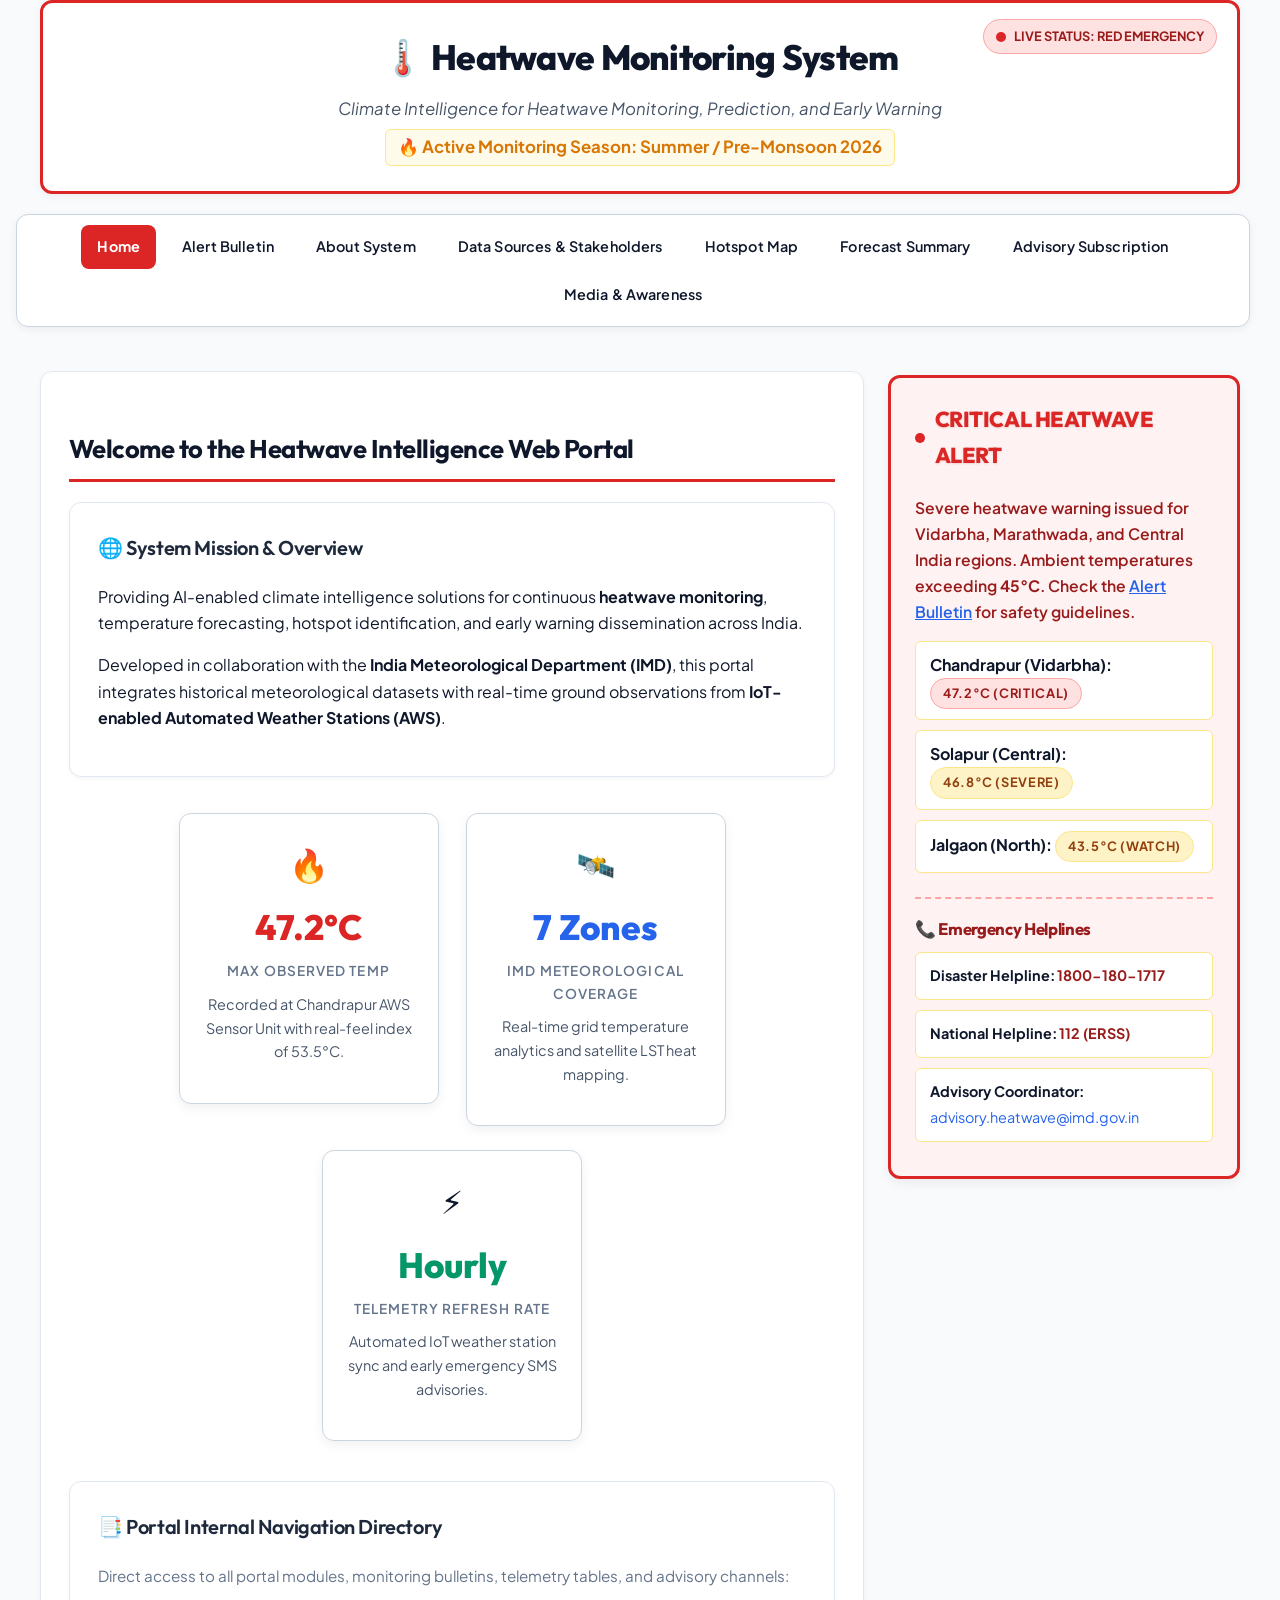
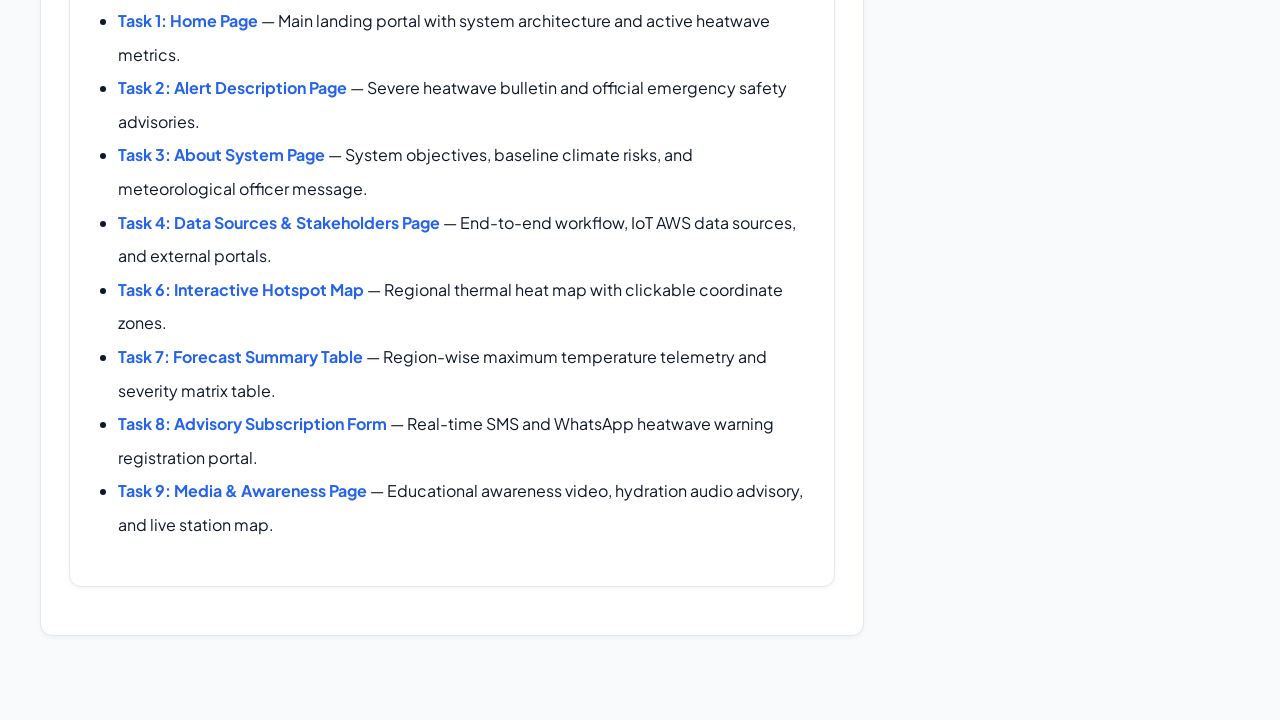
<file: html/index.html>
<!DOCTYPE html>
<html lang="en">

<head>
    <meta charset="UTF-8">
    <meta name="viewport" content="width=device-width, initial-scale=1.0">
    <title>Home - Heatwave Monitoring System</title>
    <link rel="stylesheet" href="../css/style.css">
    <link rel="stylesheet" href="../css/nav.css">
    <link rel="stylesheet" href="../css/layout.css">
    
    <style>
        #main-nav ul {
            list-style-type: none;
            padding: 0;
            margin: 0;
        }
        #main-nav ul li {
            display: inline-block;
            margin: 0 3px;
        }
        #main-nav ul li a {
            color: #0f172a;
            text-decoration: none;
            padding: 10px 16px;
            font-weight: 600;
            border-radius: 8px;
            transition: background-color 0.2s ease, color 0.2s ease;
        }
        #main-nav ul li a:hover {
            background-color: #f1f5f9;
            color: #dc2626;
            text-decoration: none;
        }
        #main-nav ul li a.active {
            background-color: #dc2626;
            color: #ffffff;
        }
    </style>
</head>

<body id="home-body" class="portal-body">

    <header id="main-header" class="header-section" style="background-color: #ffffff; padding: 25px; border: 3px solid #dc2626; border-radius: 12px; margin-bottom: 20px; box-shadow: 0 2px 10px rgba(0, 0, 0, 0.05); text-align: center; position: relative;">
        <div style="position: absolute; top: 16px; right: 20px; display: flex; align-items: center; gap: 8px; background-color: #fee2e2; border: 1px solid #fca5a5; padding: 6px 12px; border-radius: 20px; font-size: 0.8rem; font-weight: 700; color: #991b1b;">
            <span class="pulse-dot"></span> LIVE STATUS: RED EMERGENCY
        </div>
        <h1 id="system-title" class="title-heading" style="color: #0f172a; text-align: center; margin: 0 0 10px 0; font-size: 2.2rem; font-family: 'Outfit', sans-serif;"
            title="Climate Intelligence for Heatwave Monitoring, Prediction, and Early Warning">
            🌡️ Heatwave Monitoring System
        </h1>
        <p id="season-tagline" class="tagline" style="color: #475569; text-align: center; margin: 0; font-size: 1.05rem; line-height: 1.6;">
            <i>Climate Intelligence for Heatwave Monitoring, Prediction, and Early Warning</i><br>
            <span style="display: inline-block; margin-top: 6px; color: #d97706; font-weight: 700; background-color: #fffbeb; padding: 4px 12px; border-radius: 6px; border: 1px solid #fde68a;">
                🔥 Active Monitoring Season: Summer / Pre-Monsoon 2026
            </span>
        </p>
    </header>

    <nav id="main-nav" class="nav-bar">
        <ul>
            <li><a href="index.html" id="nav-home" class="active">Home</a></li>
            <li><a href="alert-details.html" id="nav-alert">Alert Bulletin</a></li>
            <li><a href="about-system.html" id="nav-about">About System</a></li>
            <li><a href="sources.html" id="nav-sources">Data Sources & Stakeholders</a></li>
            <li><a href="hotspot-map.html" id="nav-map">Hotspot Map</a></li>
            <li><a href="forecast.html" id="nav-forecast">Forecast Summary</a></li>
            <li><a href="subscribe.html" id="nav-subscribe">Advisory Subscription</a></li>
            <li><a href="media.html" id="nav-media">Media & Awareness</a></li>
        </ul>
    </nav>

    <main id="main-content">
        <section id="intro-section" class="content-section">
            <h2>Welcome to the Heatwave Intelligence Web Portal</h2>
            <article id="mission-article" class="card">
                <h3>🌐 System Mission &amp; Overview</h3>
                <p>
                    Providing AI-enabled climate intelligence solutions for continuous <strong>heatwave
                        monitoring</strong>,
                    temperature forecasting, hotspot identification, and early warning dissemination across India.
                </p>
                <p>
                    Developed in collaboration with the
                    <strong>India Meteorological Department (IMD)</strong>, this portal integrates historical
                    meteorological datasets with real-time ground observations from
                    <strong>IoT-enabled Automated Weather Stations (AWS)</strong>.
                </p>
            </article>

            <div style="text-align: center; margin-top: 24px;">
                <div class="product-card">
                    <div style="font-size: 2rem; margin-bottom: 8px;">🔥</div>
                    <div class="stat-number" style="color: #dc2626;">47.2°C</div>
                    <div class="stat-label">Max Observed Temp</div>
                    <p style="font-size: 0.9rem; color: #475569; margin-top: 10px;">Recorded at Chandrapur AWS Sensor Unit with real-feel index of 53.5°C.</p>
                </div>
                <div class="product-card">
                    <div style="font-size: 2rem; margin-bottom: 8px;">🛰️</div>
                    <div class="stat-number" style="color: #2563eb;">7 Zones</div>
                    <div class="stat-label">IMD Meteorological Coverage</div>
                    <p style="font-size: 0.9rem; color: #475569; margin-top: 10px;">Real-time grid temperature analytics and satellite LST heat mapping.</p>
                </div>
                <div class="product-card">
                    <div style="font-size: 2rem; margin-bottom: 8px;">⚡</div>
                    <div class="stat-number" style="color: #059669;">Hourly</div>
                    <div class="stat-label">Telemetry Refresh Rate</div>
                    <p style="font-size: 0.9rem; color: #475569; margin-top: 10px;">Automated IoT weather station sync and early emergency SMS advisories.</p>
                </div>
            </div>

            <!-- Portal Internal Navigation Directory integrated from navigation.html -->
            <article class="card" style="margin-top: 28px;">
                <h3>📑 Portal Internal Navigation Directory</h3>
                <p style="color: #64748b; font-size: 0.95rem; margin-bottom: 16px;">
                    Direct access to all portal modules, monitoring bulletins, telemetry tables, and advisory channels:
                </p>
                <ul style="line-height: 2.1; padding-left: 20px;">
                    <li><a href="index.html"><strong>Task 1: Home Page</strong></a> — Main landing portal with system architecture and active heatwave metrics.</li>
                    <li><a href="alert-details.html"><strong>Task 2: Alert Description Page</strong></a> — Severe heatwave bulletin and official emergency safety advisories.</li>
                    <li><a href="about-system.html"><strong>Task 3: About System Page</strong></a> — System objectives, baseline climate risks, and meteorological officer message.</li>
                    <li><a href="sources.html"><strong>Task 4: Data Sources &amp; Stakeholders Page</strong></a> — End-to-end workflow, IoT AWS data sources, and external portals.</li>
                    <li><a href="hotspot-map.html"><strong>Task 6: Interactive Hotspot Map</strong></a> — Regional thermal heat map with clickable coordinate zones.</li>
                    <li><a href="forecast.html"><strong>Task 7: Forecast Summary Table</strong></a> — Region-wise maximum temperature telemetry and severity matrix table.</li>
                    <li><a href="subscribe.html"><strong>Task 8: Advisory Subscription Form</strong></a> — Real-time SMS and WhatsApp heatwave warning registration portal.</li>
                    <li><a href="media.html"><strong>Task 9: Media &amp; Awareness Page</strong></a> — Educational awareness video, hydration audio advisory, and live station map.</li>
                </ul>
            </article>
        </section>

        <aside id="alert-aside" class="notice-sidebar offer-box">
            <h3><span class="pulse-dot"></span> <span class="blinking-text">CRITICAL HEATWAVE ALERT</span></h3>
            <p style="color: #991b1b; font-weight: 600; font-size: 0.98rem; margin-bottom: 12px;">
                Severe heatwave warning issued for Vidarbha, Marathwada, and Central India regions.
                Ambient temperatures exceeding <strong>45°C</strong>. Check the <a href="alert-details.html" style="color: #2563eb; text-decoration: underline;">Alert Bulletin</a> for safety guidelines.
            </p>
            <ul>
                <li>
                    <span><strong>Chandrapur (Vidarbha):</strong></span>
                    <span class="badge badge-danger">47.2°C (Critical)</span>
                </li>
                <li>
                    <span><strong>Solapur (Central):</strong></span>
                    <span class="badge badge-warning">46.8°C (Severe)</span>
                </li>
                <li>
                    <span><strong>Jalgaon (North):</strong></span>
                    <span class="badge badge-warning">43.5°C (Watch)</span>
                </li>
            </ul>

            <!-- Emergency Communications Contacts integrated from navigation.html -->
            <div style="margin-top: 24px; padding-top: 16px; border-top: 2px dashed #fca5a5;">
                <h4 style="color: #991b1b; margin-top: 0; margin-bottom: 10px; font-size: 1.05rem;">📞 Emergency Helplines</h4>
                <ul style="list-style: none; padding-left: 0; margin: 0; line-height: 1.8; font-size: 0.9rem;">
                    <li><strong>Disaster Helpline:</strong> <a href="tel:+9118001801717" style="color: #991b1b; font-weight: 700;">1800-180-1717</a></li>
                    <li><strong>National Helpline:</strong> <a href="tel:112" style="color: #991b1b; font-weight: 700;">112 (ERSS)</a></li>
                    <li><strong>Advisory Coordinator:</strong> <a href="mailto:advisory.heatwave@imd.gov.in" style="color: #2563eb;">advisory.heatwave@imd.gov.in</a></li>
                </ul>
            </div>
        </aside>
    </main>

</body>

</html>
</file>
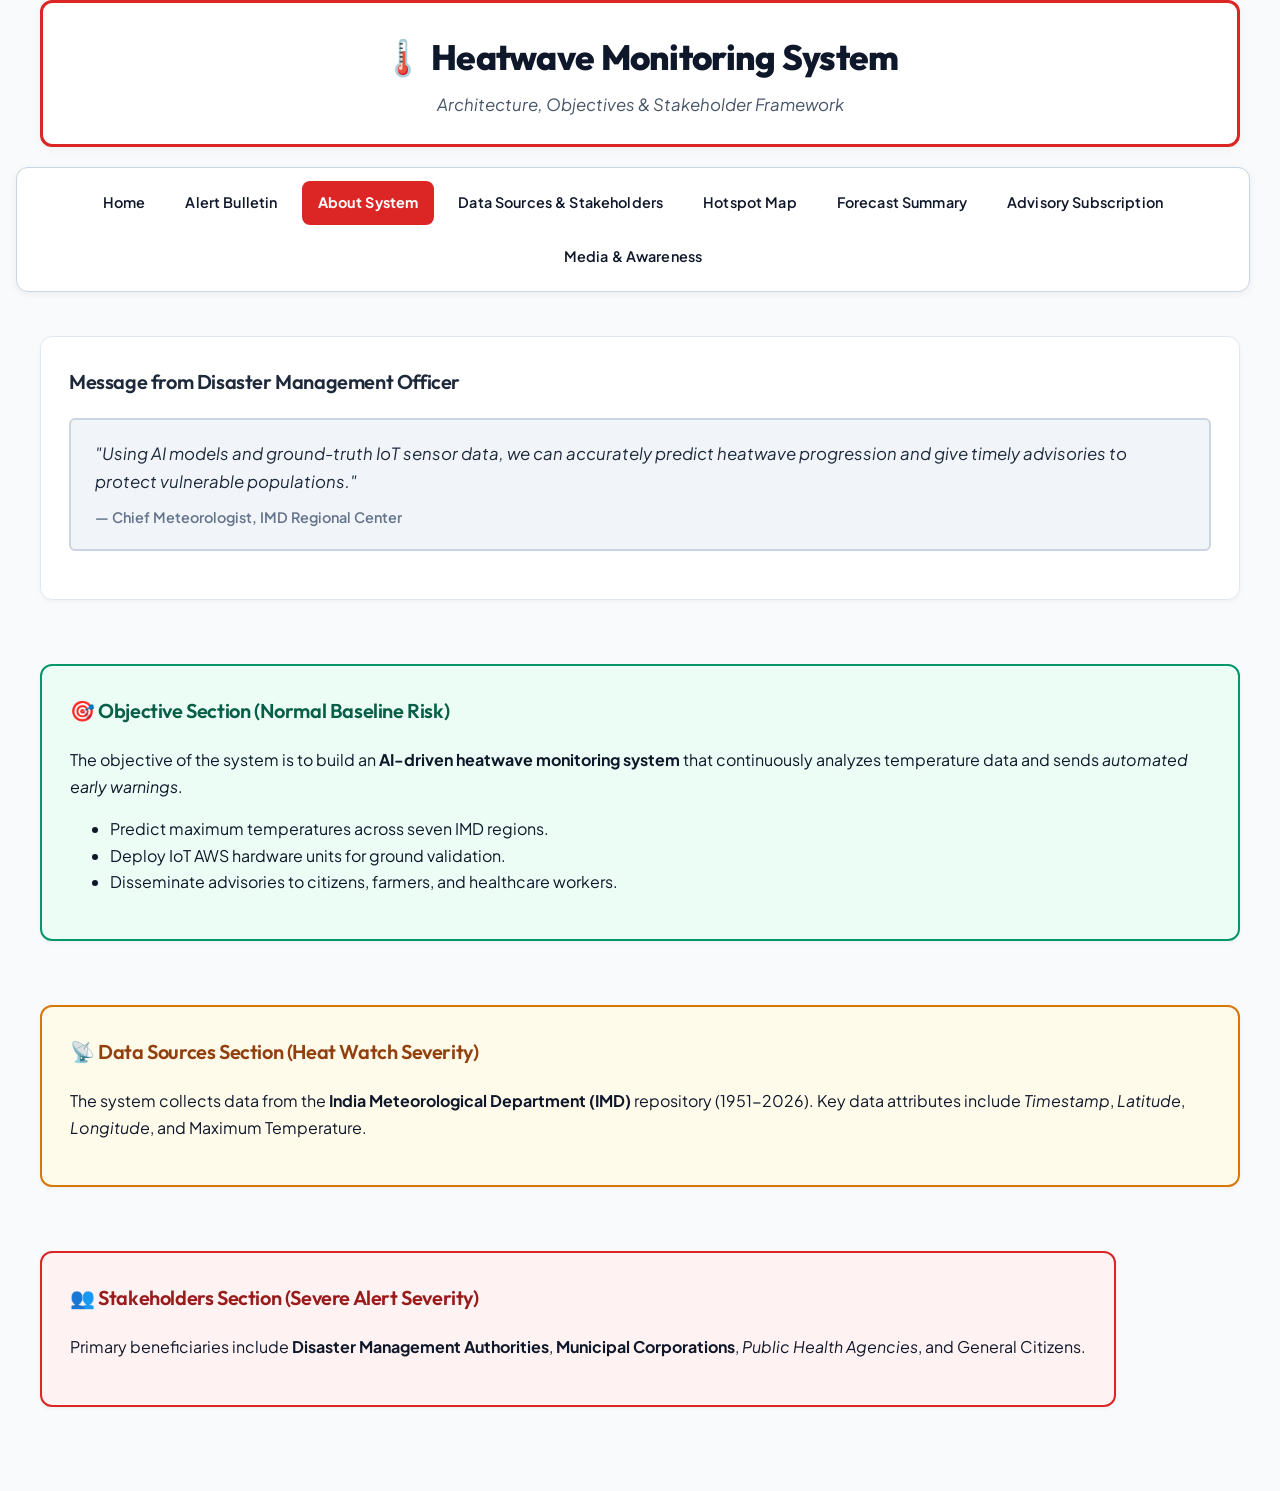
<file: html/about-system.html>
<!DOCTYPE html>
<html lang="en">

<head>
    <meta charset="UTF-8">
    <meta name="viewport" content="width=device-width, initial-scale=1.0">
    <title>About System - Heatwave Monitoring System</title>
    <link rel="stylesheet" href="../css/style.css">
    <link rel="stylesheet" href="../css/nav.css">
    <link rel="stylesheet" href="../css/table.css">
    <link rel="stylesheet" href="../css/layout.css">
</head>

<body>

    <header id="main-header" style="background-color: #ffffff; padding: 25px; border: 3px solid #dc2626; border-radius: 12px; margin-bottom: 20px; box-shadow: 0 2px 10px rgba(0,0,0,0.05); text-align: center;">
        <h1 id="system-title" style="color: #0f172a; text-align: center; margin: 0; font-size: 2.2rem; font-family: 'Outfit', sans-serif;">🌡️ Heatwave Monitoring System</h1>
        <p style="color: #475569; text-align: center; margin: 5px 0 0 0; font-size: 1.05rem;"><i>Architecture, Objectives &amp; Stakeholder Framework</i></p>
    </header>

    <nav id="main-nav" class="nav-bar">
        <ul>
            <li><a href="index.html">Home</a></li>
            <li><a href="alert-details.html">Alert Bulletin</a></li>
            <li><a href="about-system.html" class="active">About System</a></li>
            <li><a href="sources.html">Data Sources & Stakeholders</a></li>
            <li><a href="hotspot-map.html">Hotspot Map</a></li>
            <li><a href="forecast.html">Forecast Summary</a></li>
            <li><a href="subscribe.html">Advisory Subscription</a></li>
            <li><a href="media.html">Media & Awareness</a></li>
        </ul>
    </nav>

    <main id="main-content">
        <section class="card">
            <h3>Message from Disaster Management Officer</h3>
            <blockquote>
                "Using AI models and ground-truth IoT sensor data, we can accurately predict heatwave progression and
                give timely advisories to protect vulnerable populations."
                <br>
                <cite>— Chief Meteorologist, IMD Regional Center</cite>
            </blockquote>
        </section>

        <div id="objective-section" class="info-card" style="border: 2px solid #059669; background-color: #ecfdf5;">
            <h3 style="color: #065f46;">🎯 Objective Section (Normal Baseline Risk)</h3>
            <p>
                The objective of the system is to build an <strong>AI-driven heatwave
                    monitoring system</strong>
                that continuously analyzes temperature data and sends <em>automated early warnings</em>.
            </p>
            <ul>
                <li>Predict maximum temperatures across seven IMD regions.</li>
                <li>Deploy IoT AWS hardware units for ground validation.</li>
                <li>Disseminate advisories to citizens, farmers, and healthcare workers.</li>
            </ul>
        </div>

        <div id="sources-section" class="info-card" style="border: 2px solid #d97706; background-color: #fffbeb;">
            <h3 style="color: #92400e;">📡 Data Sources Section (Heat Watch Severity)</h3>
            <p>
                The system collects data from the <strong>India Meteorological Department (IMD)</strong>
                repository (1951-2026).
                Key data attributes include <em>Timestamp</em>, <em>Latitude</em>, <em>Longitude</em>, and
                <span>Maximum Temperature</span>.
            </p>
        </div>

        <div id="stakeholders-section" class="info-card" style="border: 2px solid #dc2626; background-color: #fef2f2;">
            <h3 style="color: #991b1b;">👥 Stakeholders Section (Severe Alert Severity)</h3>
            <p>
                Primary beneficiaries include <strong>Disaster Management Authorities</strong>,
                <strong>Municipal Corporations</strong>,
                <em>Public Health Agencies</em>, and <span>General Citizens</span>.
            </p>
        </div>
    </main>

</body>

</html>
</file>
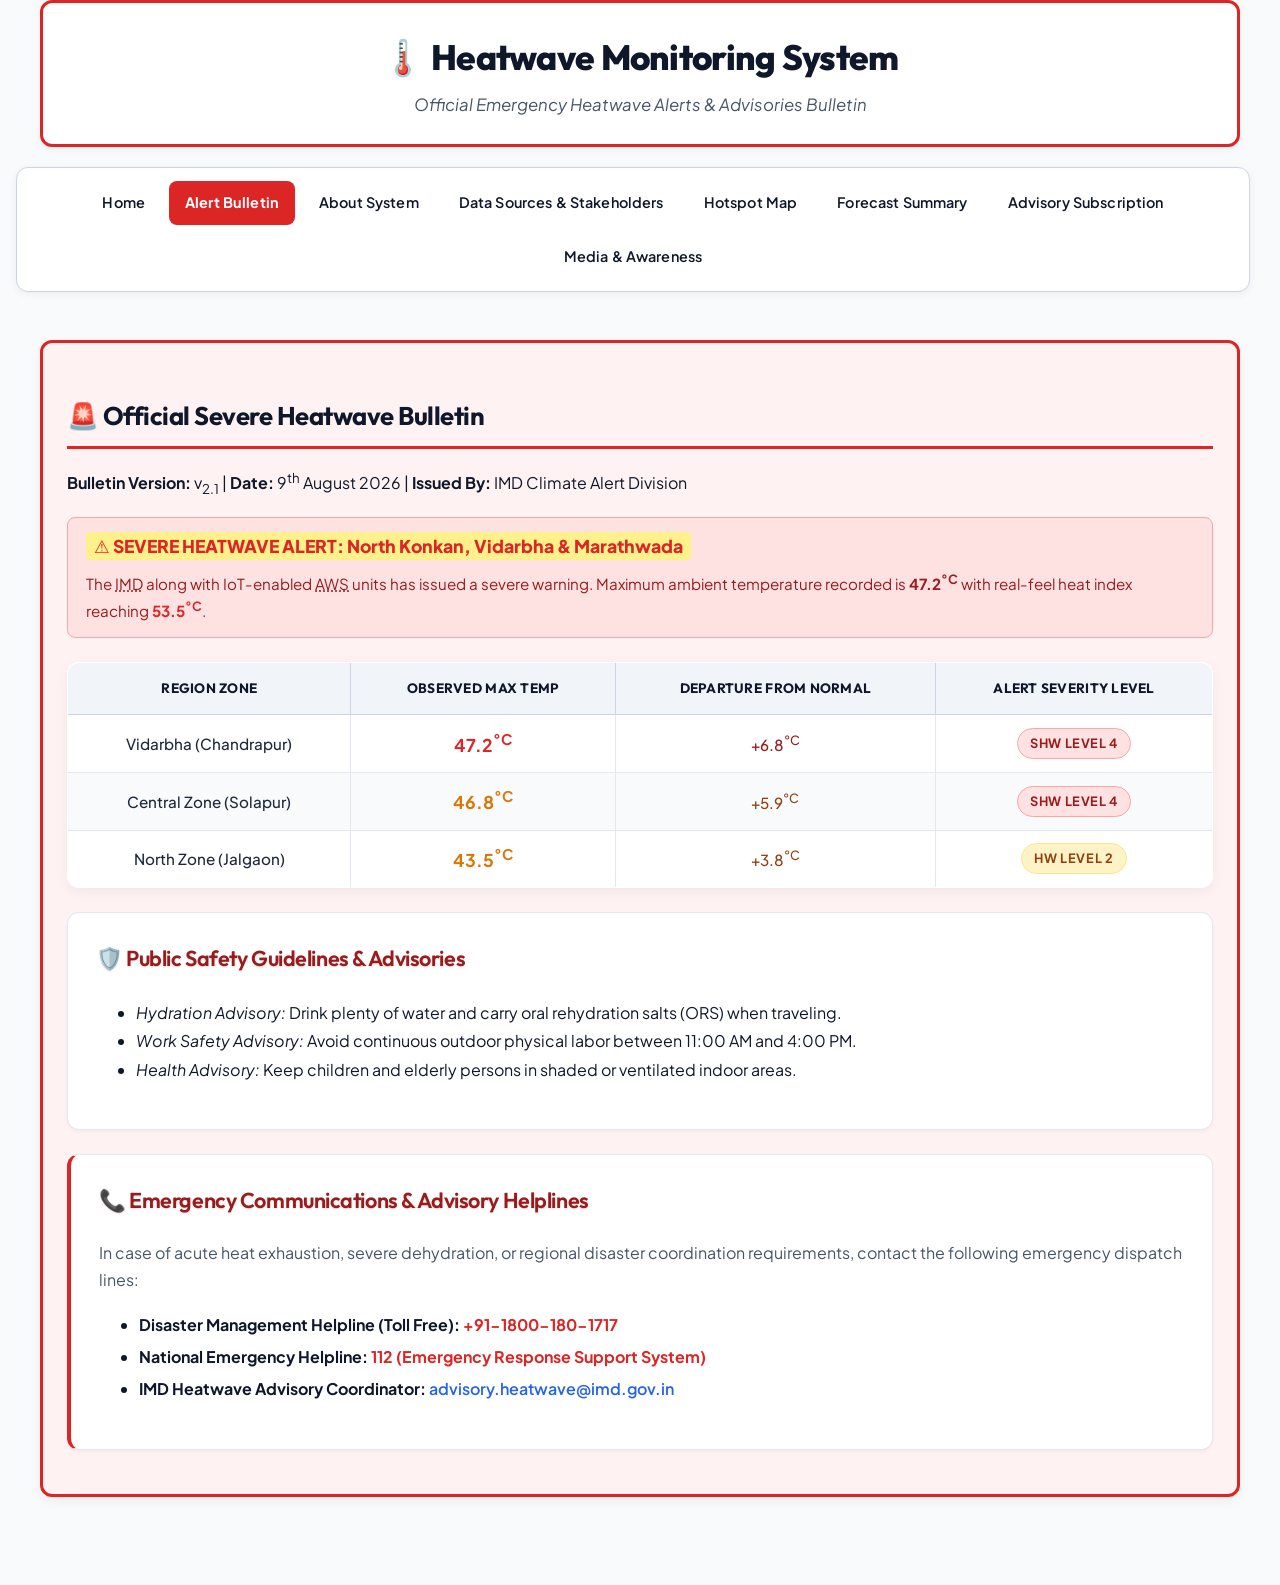
<file: html/alert-details.html>
<!DOCTYPE html>
<html lang="en">

<head>
    <meta charset="UTF-8">
    <meta name="viewport" content="width=device-width, initial-scale=1.0">
    <title>Alert Bulletin - Heatwave Monitoring System</title>
    <link rel="stylesheet" href="../css/style.css">
    <link rel="stylesheet" href="../css/nav.css">
    <link rel="stylesheet" href="../css/table.css">
    <link rel="stylesheet" href="../css/layout.css">
</head>

<body>

    <header id="main-header" style="background-color: #ffffff; padding: 25px; border: 3px solid #dc2626; border-radius: 12px; margin-bottom: 20px; box-shadow: 0 2px 10px rgba(0,0,0,0.05); text-align: center;">
        <h1 id="system-title" style="color: #0f172a; text-align: center; margin: 0; font-size: 2.2rem; font-family: 'Outfit', sans-serif;">🌡️ Heatwave Monitoring System</h1>
        <p style="color: #475569; text-align: center; margin: 5px 0 0 0; font-size: 1.05rem;"><i>Official Emergency Heatwave Alerts &amp; Advisories Bulletin</i></p>
    </header>

    <nav id="main-nav" class="nav-bar">
        <ul>
            <li><a href="index.html">Home</a></li>
            <li><a href="alert-details.html" class="active">Alert Bulletin</a></li>
            <li><a href="about-system.html">About System</a></li>
            <li><a href="sources.html">Data Sources & Stakeholders</a></li>
            <li><a href="hotspot-map.html">Hotspot Map</a></li>
            <li><a href="forecast.html">Forecast Summary</a></li>
            <li><a href="subscribe.html">Advisory Subscription</a></li>
            <li><a href="media.html">Media & Awareness</a></li>
        </ul>
    </nav>

    <main id="main-content">
        <article class="offer-box">
            <h2>🚨 Official Severe Heatwave Bulletin</h2>
            <p><strong>Bulletin Version:</strong> v<sub>2.1</sub> | <strong>Date:</strong> 9<sup>th</sup> August 2026 | <strong>Issued By:</strong> IMD Climate Alert Division
            </p>

            <div style="background-color: #fee2e2; border: 1px solid #fca5a5; border-radius: 8px; padding: 14px 18px; margin: 18px 0;">
                <p style="font-size: 1.1rem; margin: 0;">
                    <strong><mark class="blinking-text">⚠️ SEVERE HEATWAVE ALERT: North Konkan, Vidarbha &amp; Marathwada</mark></strong>
                </p>
                <p style="margin: 8px 0 0 0; color: #991b1b; font-size: 0.95rem;">
                    The <abbr title="India Meteorological Department">IMD</abbr> along with IoT-enabled
                    <abbr title="Automated Weather Station">AWS</abbr> units has issued a severe warning.
                    Maximum ambient temperature recorded is <strong>47.2<sup>°C</sup></strong> with real-feel heat index
                    reaching <strong style="color: #dc2626;">53.5<sup>°C</sup></strong>.
                </p>
            </div>

            <table>
                <thead>
                    <tr>
                        <th>Region Zone</th>
                        <th>Observed Max Temp</th>
                        <th>Departure from Normal</th>
                        <th>Alert Severity Level</th>
                    </tr>
                </thead>
                <tbody>
                    <tr>
                        <td>Vidarbha (Chandrapur)</td>
                        <td><strong style="color: #dc2626; font-size: 1.1rem;">47.2<sup>°C</sup></strong></td>
                        <td><span style="color: #991b1b;">+6.8<sup>°C</sup></span></td>
                        <td><span class="badge badge-danger">SHW Level 4</span></td>
                    </tr>
                    <tr>
                        <td>Central Zone (Solapur)</td>
                        <td><strong style="color: #d97706; font-size: 1.1rem;">46.8<sup>°C</sup></strong></td>
                        <td><span style="color: #92400e;">+5.9<sup>°C</sup></span></td>
                        <td><span class="badge badge-danger">SHW Level 4</span></td>
                    </tr>
                    <tr>
                        <td>North Zone (Jalgaon)</td>
                        <td><strong style="color: #d97706; font-size: 1.1rem;">43.5<sup>°C</sup></strong></td>
                        <td><span style="color: #92400e;">+3.8<sup>°C</sup></span></td>
                        <td><span class="badge badge-warning">HW Level 2</span></td>
                    </tr>
                </tbody>
            </table>

            <section class="card" style="margin-top: 24px;">
                <h3>🛡️ Public Safety Guidelines &amp; Advisories</h3>
                <ul style="line-height: 1.8;">
                    <li><em>Hydration Advisory:</em> Drink plenty of water and carry oral rehydration salts (ORS) when traveling.</li>
                    <li><em>Work Safety Advisory:</em> Avoid continuous outdoor physical labor between 11:00 AM and 4:00 PM.</li>
                    <li><em>Health Advisory:</em> Keep children and elderly persons in shaded or ventilated indoor areas.</li>
                </ul>
            </section>

            <!-- Emergency Communications Contacts integrated from navigation.html -->
            <section class="card" style="margin-top: 24px; border-left: 4px solid #dc2626;">
                <h3>📞 Emergency Communications &amp; Advisory Helplines</h3>
                <p style="color: #475569; margin-bottom: 14px;">
                    In case of acute heat exhaustion, severe dehydration, or regional disaster coordination requirements, contact the following emergency dispatch lines:
                </p>
                <ul style="line-height: 2;">
                    <li>
                        <strong>Disaster Management Helpline (Toll Free):</strong>
                        <a href="tel:+9118001801717" style="color: #dc2626; font-weight: 700;">+91-1800-180-1717</a>
                    </li>
                    <li>
                        <strong>National Emergency Helpline:</strong>
                        <a href="tel:112" style="color: #dc2626; font-weight: 700;">112 (Emergency Response Support System)</a>
                    </li>
                    <li>
                        <strong>IMD Heatwave Advisory Coordinator:</strong>
                        <a href="mailto:advisory.heatwave@imd.gov.in" style="color: #2563eb; font-weight: 600;">advisory.heatwave@imd.gov.in</a>
                    </li>
                </ul>
            </section>
        </article>
    </main>

</body>

</html>
</file>
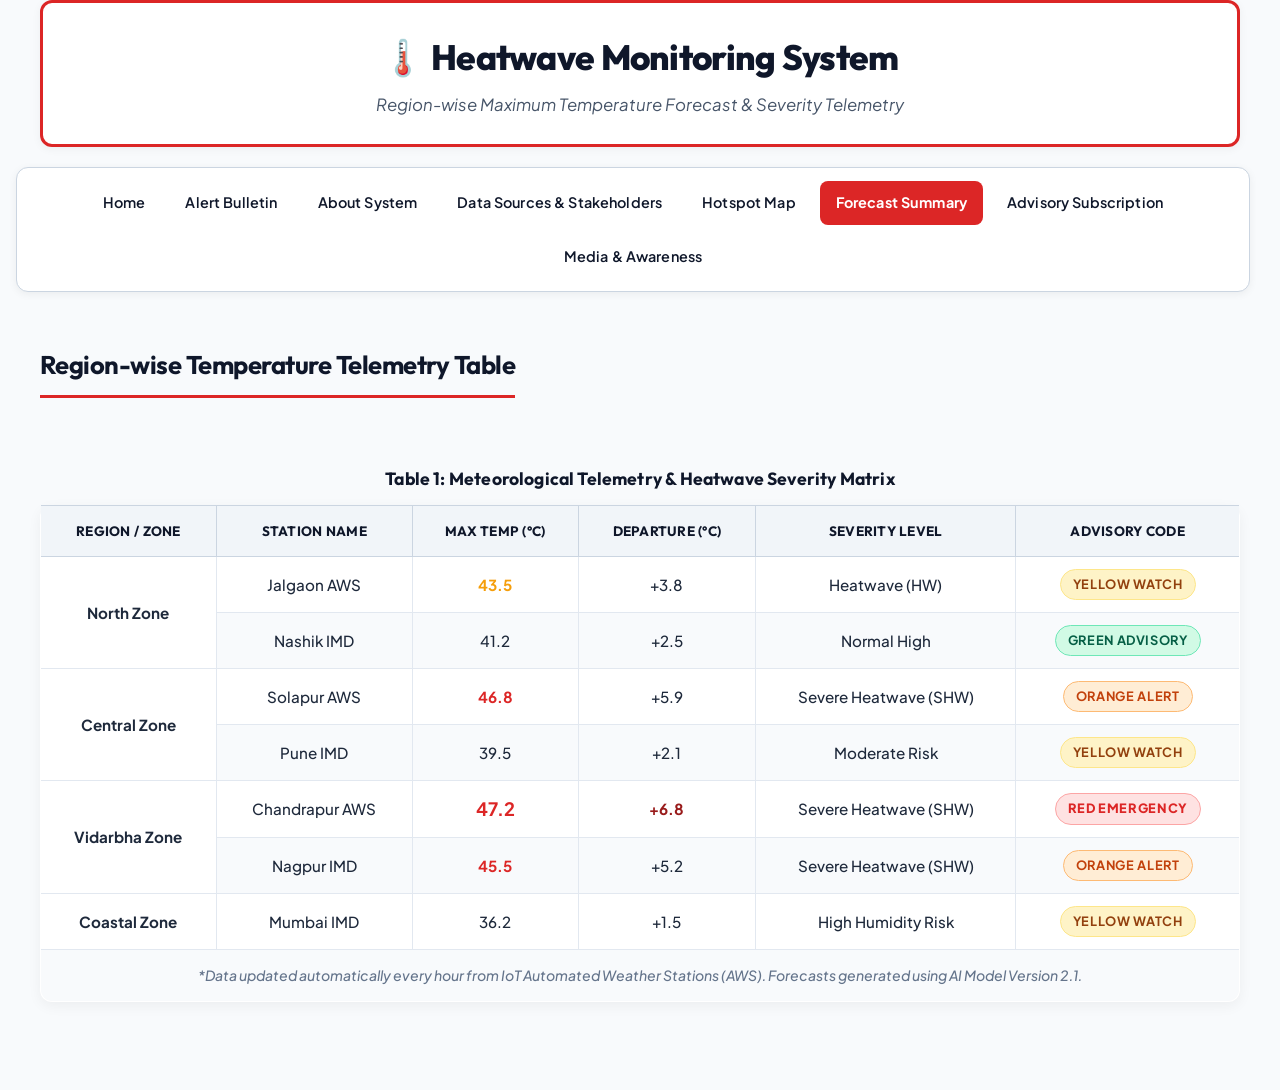
<file: html/forecast.html>
<!DOCTYPE html>
<html lang="en">

<head>
    <meta charset="UTF-8">
    <meta name="viewport" content="width=device-width, initial-scale=1.0">
    <title>Forecast Summary - Heatwave Monitoring System</title>
    <link rel="stylesheet" href="../css/style.css">
    <link rel="stylesheet" href="../css/nav.css">
    <link rel="stylesheet" href="../css/table.css">
    <link rel="stylesheet" href="../css/layout.css">
</head>

<body>

    <header id="main-header" style="background-color: #ffffff; padding: 25px; border: 3px solid #dc2626; border-radius: 12px; margin-bottom: 20px; box-shadow: 0 2px 10px rgba(0,0,0,0.05); text-align: center;">
        <h1 id="system-title" style="color: #0f172a; text-align: center; margin: 0; font-size: 2.2rem; font-family: 'Outfit', sans-serif;">🌡️ Heatwave Monitoring System</h1>
        <p style="color: #475569; text-align: center; margin: 5px 0 0 0; font-size: 1.05rem;"><i>Region-wise Maximum Temperature Forecast &amp; Severity Telemetry</i></p>
    </header>

    <nav id="main-nav" class="nav-bar">
        <ul>
            <li><a href="index.html">Home</a></li>
            <li><a href="alert-details.html">Alert Bulletin</a></li>
            <li><a href="about-system.html">About System</a></li>
            <li><a href="sources.html">Data Sources & Stakeholders</a></li>
            <li><a href="hotspot-map.html">Hotspot Map</a></li>
            <li><a href="forecast.html" class="active">Forecast Summary</a></li>
            <li><a href="subscribe.html">Advisory Subscription</a></li>
            <li><a href="media.html">Media & Awareness</a></li>
        </ul>
    </nav>

    <main id="main-content">
        <h2>Region-wise Temperature Telemetry Table</h2>

        <table>
            <caption>Table 1: Meteorological Telemetry &amp; Heatwave Severity Matrix</caption>
            <thead>
                <tr>
                    <th>Region / Zone</th>
                    <th>Station Name</th>
                    <th>Max Temp (°C)</th>
                    <th>Departure (°C)</th>
                    <th>Severity Level</th>
                    <th>Advisory Code</th>
                </tr>
            </thead>
            <tbody>
                <tr id="north">
                    <td rowspan="2"><strong>North Zone</strong></td>
                    <td>Jalgaon AWS</td>
                    <td><strong style="color: #f59e0b;">43.5</strong></td>
                    <td>+3.8</td>
                    <td>Heatwave (HW)</td>
                    <td><span class="badge badge-warning">Yellow Watch</span></td>
                </tr>
                <tr>
                    <td>Nashik IMD</td>
                    <td>41.2</td>
                    <td>+2.5</td>
                    <td>Normal High</td>
                    <td><span class="badge badge-success">Green Advisory</span></td>
                </tr>
                <tr id="central">
                    <td rowspan="2"><strong>Central Zone</strong></td>
                    <td>Solapur AWS</td>
                    <td><strong style="color: #dc2626;">46.8</strong></td>
                    <td>+5.9</td>
                    <td>Severe Heatwave (SHW)</td>
                    <td><span class="badge badge-orange">Orange Alert</span></td>
                </tr>
                <tr>
                    <td>Pune IMD</td>
                    <td>39.5</td>
                    <td>+2.1</td>
                    <td>Moderate Risk</td>
                    <td><span class="badge badge-warning">Yellow Watch</span></td>
                </tr>
                <tr id="vidarbha">
                    <td rowspan="2"><strong>Vidarbha Zone</strong></td>
                    <td>Chandrapur AWS</td>
                    <td><strong style="color: #dc2626; font-size: 1.15rem;">47.2</strong></td>
                    <td><span style="color: #991b1b; font-weight:700;">+6.8</span></td>
                    <td>Severe Heatwave (SHW)</td>
                    <td><span class="badge badge-danger blinking-text">Red Emergency</span></td>
                </tr>
                <tr>
                    <td>Nagpur IMD</td>
                    <td><strong style="color: #dc2626;">45.5</strong></td>
                    <td>+5.2</td>
                    <td>Severe Heatwave (SHW)</td>
                    <td><span class="badge badge-orange">Orange Alert</span></td>
                </tr>
                <tr id="coastal">
                    <td><strong>Coastal Zone</strong></td>
                    <td>Mumbai IMD</td>
                    <td>36.2</td>
                    <td>+1.5</td>
                    <td>High Humidity Risk</td>
                    <td><span class="badge badge-warning">Yellow Watch</span></td>
                </tr>
            </tbody>
            <tfoot>
                <tr>
                    <td colspan="6" align="center">
                        *Data updated automatically every hour from IoT Automated Weather Stations (AWS). Forecasts
                        generated using AI Model Version 2.1.
                    </td>
                </tr>
            </tfoot>
        </table>
    </main>

</body>

</html>
</file>
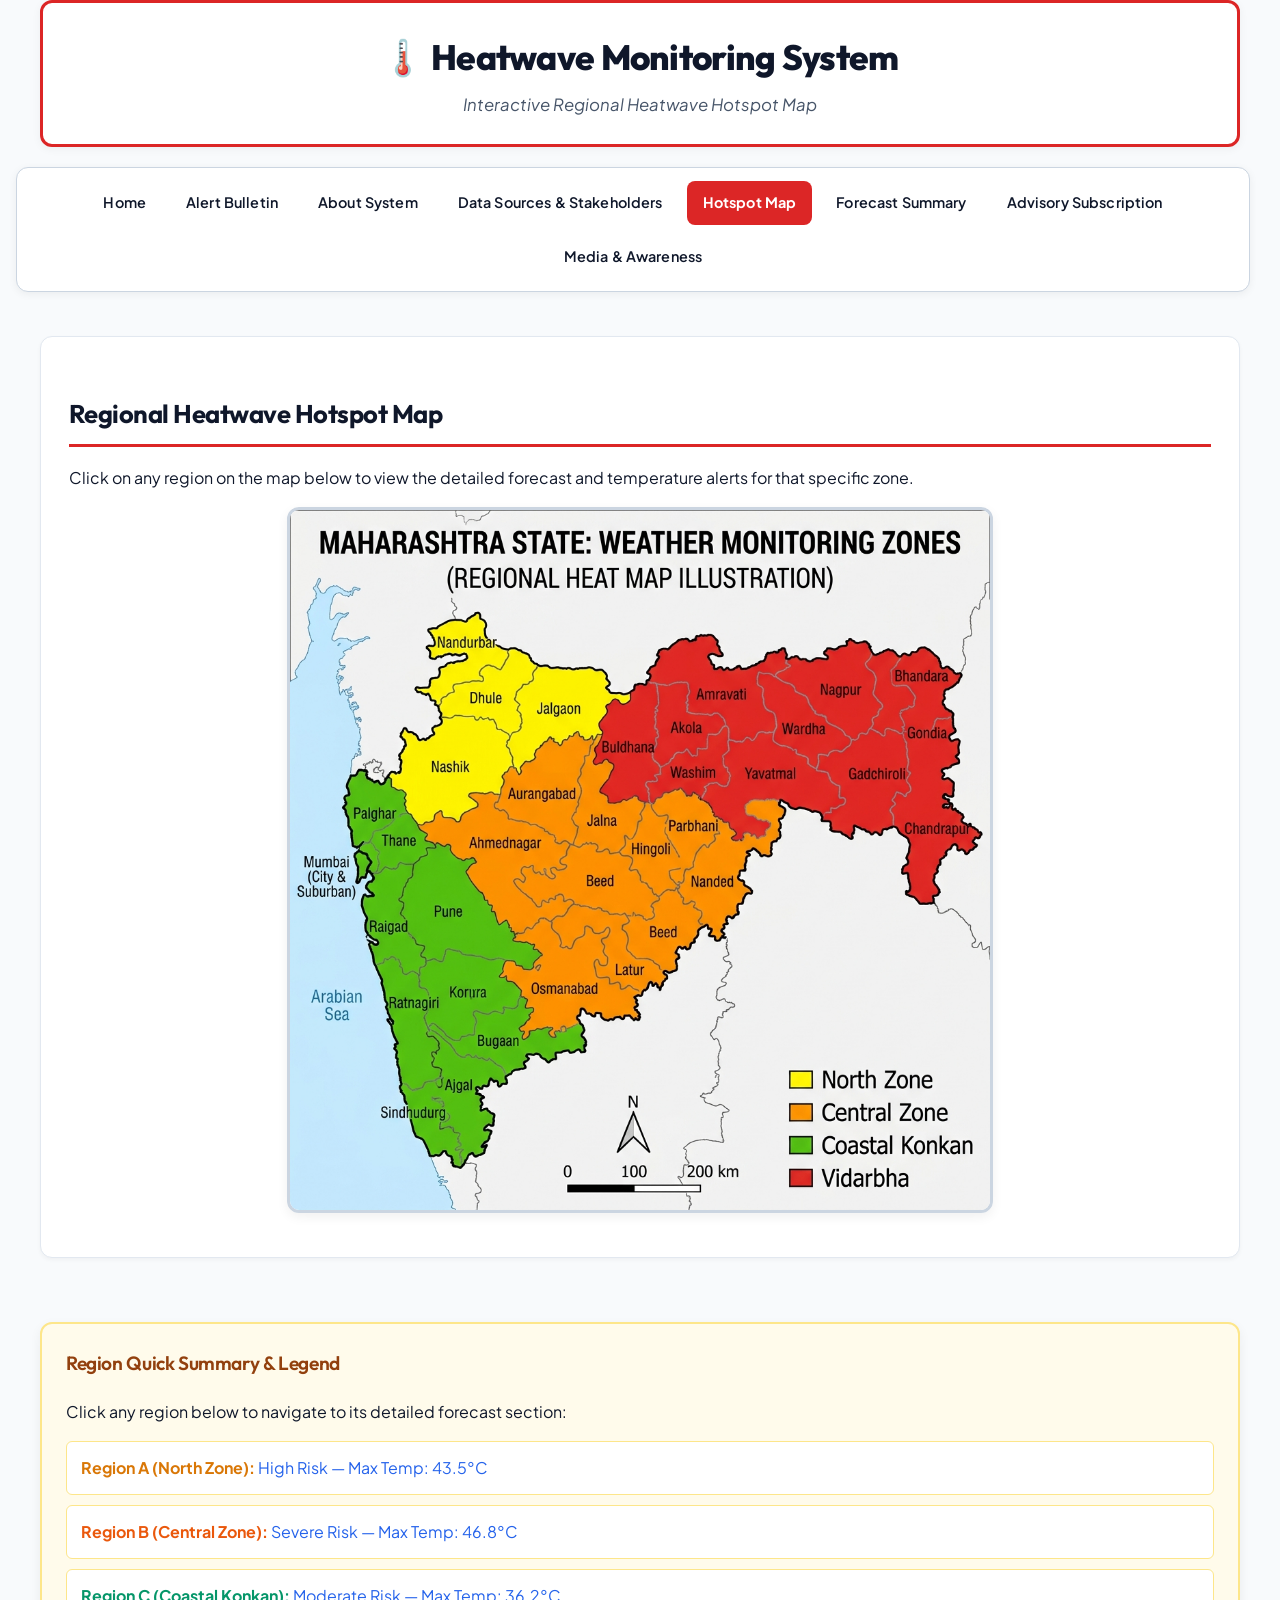
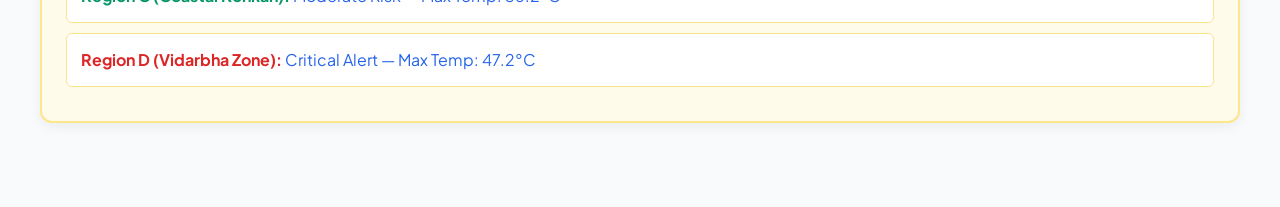
<file: html/hotspot-map.html>
<!DOCTYPE html>
<html lang="en">

<head>
    <meta charset="UTF-8">
    <meta name="viewport" content="width=device-width, initial-scale=1.0">
    <title>Hotspot Map - Heatwave Monitoring System</title>
    <link rel="stylesheet" href="../css/style.css">
    <link rel="stylesheet" href="../css/nav.css">
    <link rel="stylesheet" href="../css/layout.css">
</head>

<body>

    <header id="main-header" style="background-color: #ffffff; padding: 25px; border: 3px solid #dc2626; border-radius: 12px; margin-bottom: 20px; box-shadow: 0 2px 10px rgba(0,0,0,0.05); text-align: center;">
        <h1 id="system-title" style="color: #0f172a; text-align: center; margin: 0; font-size: 2.2rem; font-family: 'Outfit', sans-serif;">🌡️ Heatwave Monitoring System</h1>
        <p style="color: #475569; text-align: center; margin: 5px 0 0 0; font-size: 1.05rem;"><i>Interactive Regional Heatwave Hotspot Map</i></p>
    </header>

    <nav id="main-nav" class="nav-bar">
        <ul>
            <li><a href="index.html">Home</a></li>
            <li><a href="alert-details.html">Alert Bulletin</a></li>
            <li><a href="about-system.html">About System</a></li>
            <li><a href="sources.html">Data Sources & Stakeholders</a></li>
            <li><a href="hotspot-map.html" class="active">Hotspot Map</a></li>
            <li><a href="forecast.html">Forecast Summary</a></li>
            <li><a href="subscribe.html">Advisory Subscription</a></li>
            <li><a href="media.html">Media & Awareness</a></li>
        </ul>
    </nav>

    <main id="main-content">
        <section class="card">
            <h2>Regional Heatwave Hotspot Map</h2>
            <p>Click on any region on the map below to view the detailed forecast and temperature alerts for that
                specific zone.</p>

            <p align="center">
                <img src="regional_map.png" alt="Regional Heatwave Hotspot Map" usemap="#hotspotmap" class="map-image" style="max-width: 700px; width: 100%; height: auto;">
            </p>

            <map name="hotspotmap">
                <area shape="rect" coords="200,30,420,180" alt="North Zone" href="forecast.html#north"
                    title="Region A: North Zone (Jalgaon / Nashik) - Click to view forecast">
                <area shape="rect" coords="230,180,530,300" alt="Central Zone" href="forecast.html#central"
                    title="Region B: Central Zone (Solapur / Pune) - Click to view forecast">
                <area shape="rect" coords="140,180,280,380" alt="Coastal Zone" href="forecast.html#coastal"
                    title="Region C: Coastal Zone (Mumbai / Konkan) - Click to view forecast">
                <area shape="rect" coords="420,30,680,250" alt="Vidarbha Zone" href="forecast.html#vidarbha"
                    title="Region D: Vidarbha Zone (Nagpur / Chandrapur) - Click to view forecast">
            </map>
        </section>

        <section class="sidebar-card notice-sidebar">
            <h3>Region Quick Summary &amp; Legend</h3>
            <p>Click any region below to navigate to its detailed forecast section:</p>
            <ul style="line-height: 2;">
                <li><a href="forecast.html#north"><strong id="north" style="color: #d97706;">Region A (North Zone):</strong> High Risk — Max Temp: 43.5°C</a></li>
                <li><a href="forecast.html#central"><strong id="central" style="color: #ea580c;">Region B (Central Zone):</strong> Severe Risk — Max Temp: 46.8°C</a></li>
                <li id="coastal"><a href="forecast.html#coastal"><strong id="konkan" style="color: #059669;">Region C (Coastal Konkan):</strong> Moderate Risk — Max Temp: 36.2°C</a></li>
                <li><a href="forecast.html#vidarbha"><strong id="vidarbha" style="color: #dc2626;">Region D (Vidarbha Zone):</strong> Critical Alert — Max Temp: 47.2°C</a></li>
            </ul>
        </section>
    </main>

</body>

</html>
</file>
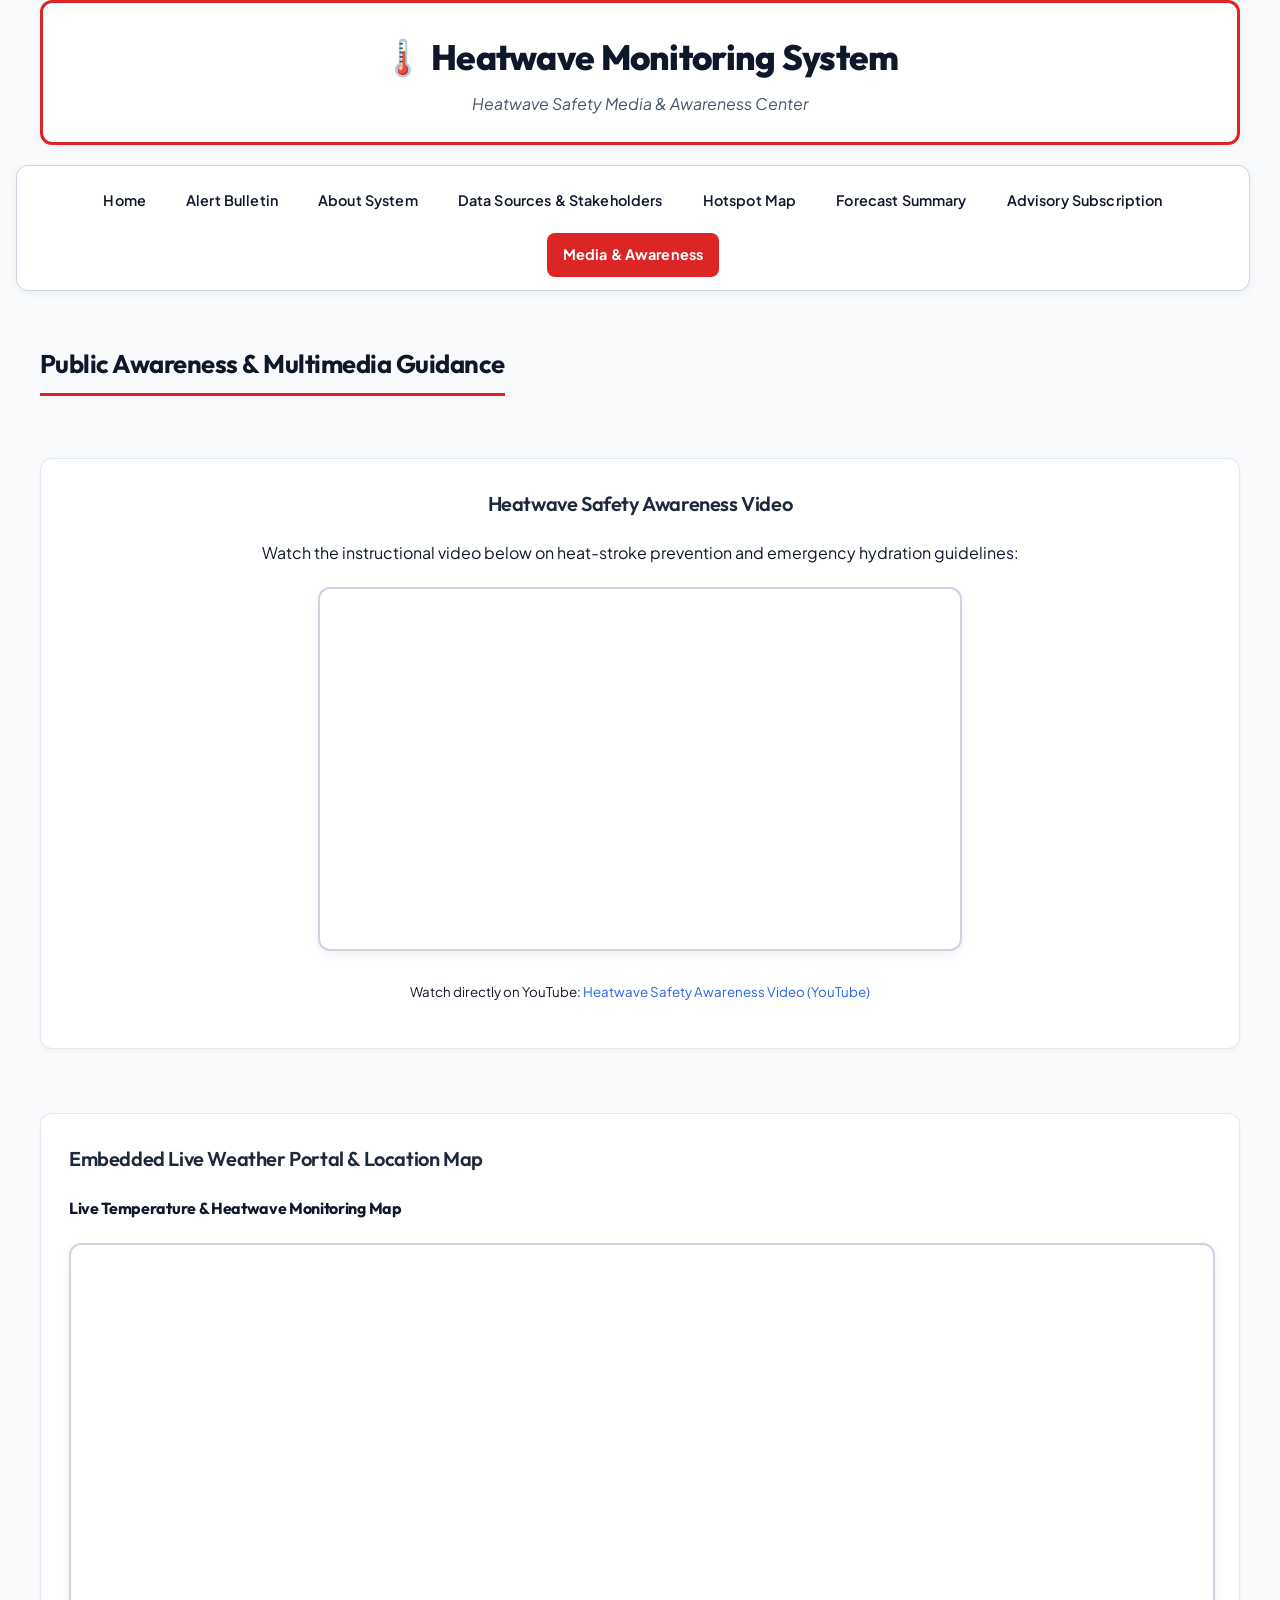
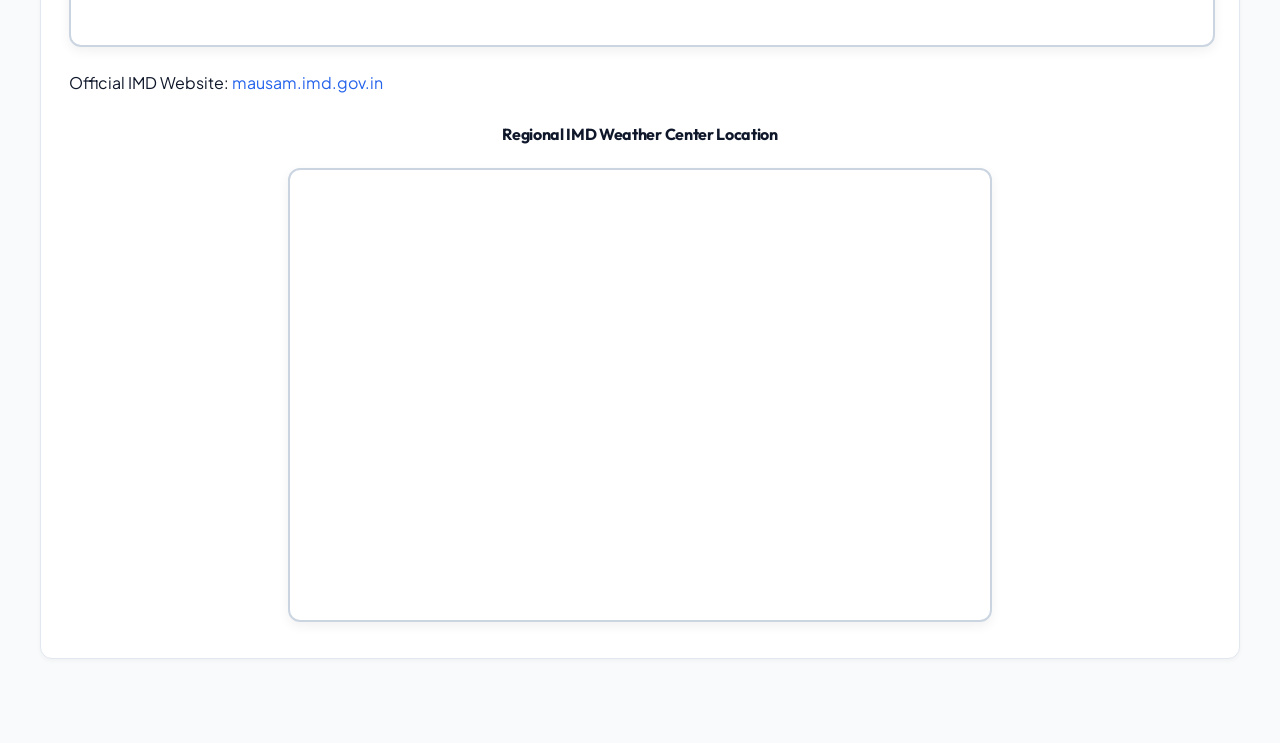
<file: html/media.html>
<!DOCTYPE html>
<html lang="en">

<head>
    <meta charset="UTF-8">
    <meta name="viewport" content="width=device-width, initial-scale=1.0">
    <title>Media & Awareness - Heatwave Monitoring System</title>
    <link rel="stylesheet" href="../css/style.css">
    <link rel="stylesheet" href="../css/nav.css">
    <link rel="stylesheet" href="../css/layout.css">
</head>

<body>

    <noscript>
        <div style="background-color: #ffcccc; color: #990000; padding: 10px; border: 1px solid #990000; text-align: center; border-radius: 8px; margin: 10px auto; max-width: 1200px;">
            <strong>Notice:</strong> JavaScript is disabled in your browser. Some interactive features of the Heatwave
            Intelligence System may be limited.
        </div>
    </noscript>

    <header id="main-header" style="background-color: #ffffff; padding: 25px; border: 3px solid #dc2626; border-radius: 12px; margin-bottom: 20px; box-shadow: 0 2px 10px rgba(0,0,0,0.05); text-align: center;">
        <h1 id="system-title" style="color: #0f172a; text-align: center; margin: 0; font-size: 2.2rem; font-family: 'Outfit', sans-serif;">🌡️ Heatwave Monitoring System</h1>
        <p style="color: #475569; text-align: center; margin: 5px 0 0 0;"><i>Heatwave Safety Media &amp; Awareness Center</i></p>
    </header>

    <nav id="main-nav" class="nav-bar">
        <ul>
            <li><a href="index.html">Home</a></li>
            <li><a href="alert-details.html">Alert Bulletin</a></li>
            <li><a href="about-system.html">About System</a></li>
            <li><a href="sources.html">Data Sources & Stakeholders</a></li>
            <li><a href="hotspot-map.html">Hotspot Map</a></li>
            <li><a href="forecast.html">Forecast Summary</a></li>
            <li><a href="subscribe.html">Advisory Subscription</a></li>
            <li><a href="media.html" class="active">Media & Awareness</a></li>
        </ul>
    </nav>

    <main id="main-content">
        <h2>Public Awareness &amp; Multimedia Guidance</h2>

        <section class="card" style="text-align: center;">
            <h3>Heatwave Safety Awareness Video</h3>
            <p>Watch the instructional video below on heat-stroke prevention and emergency hydration guidelines:</p>
            <div style="margin: 20px 0;">
                <iframe width="640" height="360" src="https://www.youtube-nocookie.com/embed/wdeqnR4H_Xc"
                    title="Heatwave Safety Awareness Video" frameborder="0"
                    allow="accelerometer; autoplay; clipboard-write; encrypted-media; gyroscope; picture-in-picture; web-share"
                    referrerpolicy="strict-origin-when-cross-origin"
                    allowfullscreen>
                    Your browser does not support iframes.
                </iframe>
            </div>
            <p><small>Watch directly on YouTube: <a href="https://youtu.be/wdeqnR4H_Xc" target="_blank">Heatwave Safety Awareness Video (YouTube)</a></small></p>
        </section>

        <section class="card">
            <h3>Embedded Live Weather Portal &amp; Location Map</h3>

            <div style="margin-bottom: 24px;">
                <h4>Live Temperature &amp; Heatwave Monitoring Map</h4>
                <iframe
                    src="https://embed.windy.com/embed.html?type=map&location=coordinates&metricRain=default&metricTemp=%C2%B0C&metricWind=default&zoom=5&overlay=temp&product=ecmwf&level=surface&lat=19.753&lon=75.714"
                    width="100%" height="400" style="border:1px solid #ccc;" title="Live Weather Map">
                    Your browser does not support iframes.
                </iframe>
                <p>Official IMD Website: <a href="https://mausam.imd.gov.in/" target="_blank">mausam.imd.gov.in</a></p>
            </div>

            <div style="text-align: center;">
                <h4>Regional IMD Weather Center Location</h4>
                <iframe
                    src="https://www.google.com/maps/embed?pb=!1m18!1m12!1m3!1d3783.250482594685!2d73.8504!3d18.5175!2m3!1f0!2f0!3f0!3m2!1i1024!2i768!4f13.1!3m3!1m2!1s0x0%3A0x0!2zMTjCsDMxJzAzLjAiTiA3M8KwNTEnMDEuNCJF!5e0!3m2!1sen!2sin!4v1600000000000"
                    width="100%" height="450" style="border:0; max-width:700px;" allowfullscreen="" loading="lazy"
                    title="IMD Weather Center Location Map">
                    Your browser does not support iframes.
                </iframe>
            </div>
        </section>
    </main>

</body>

</html>
</file>
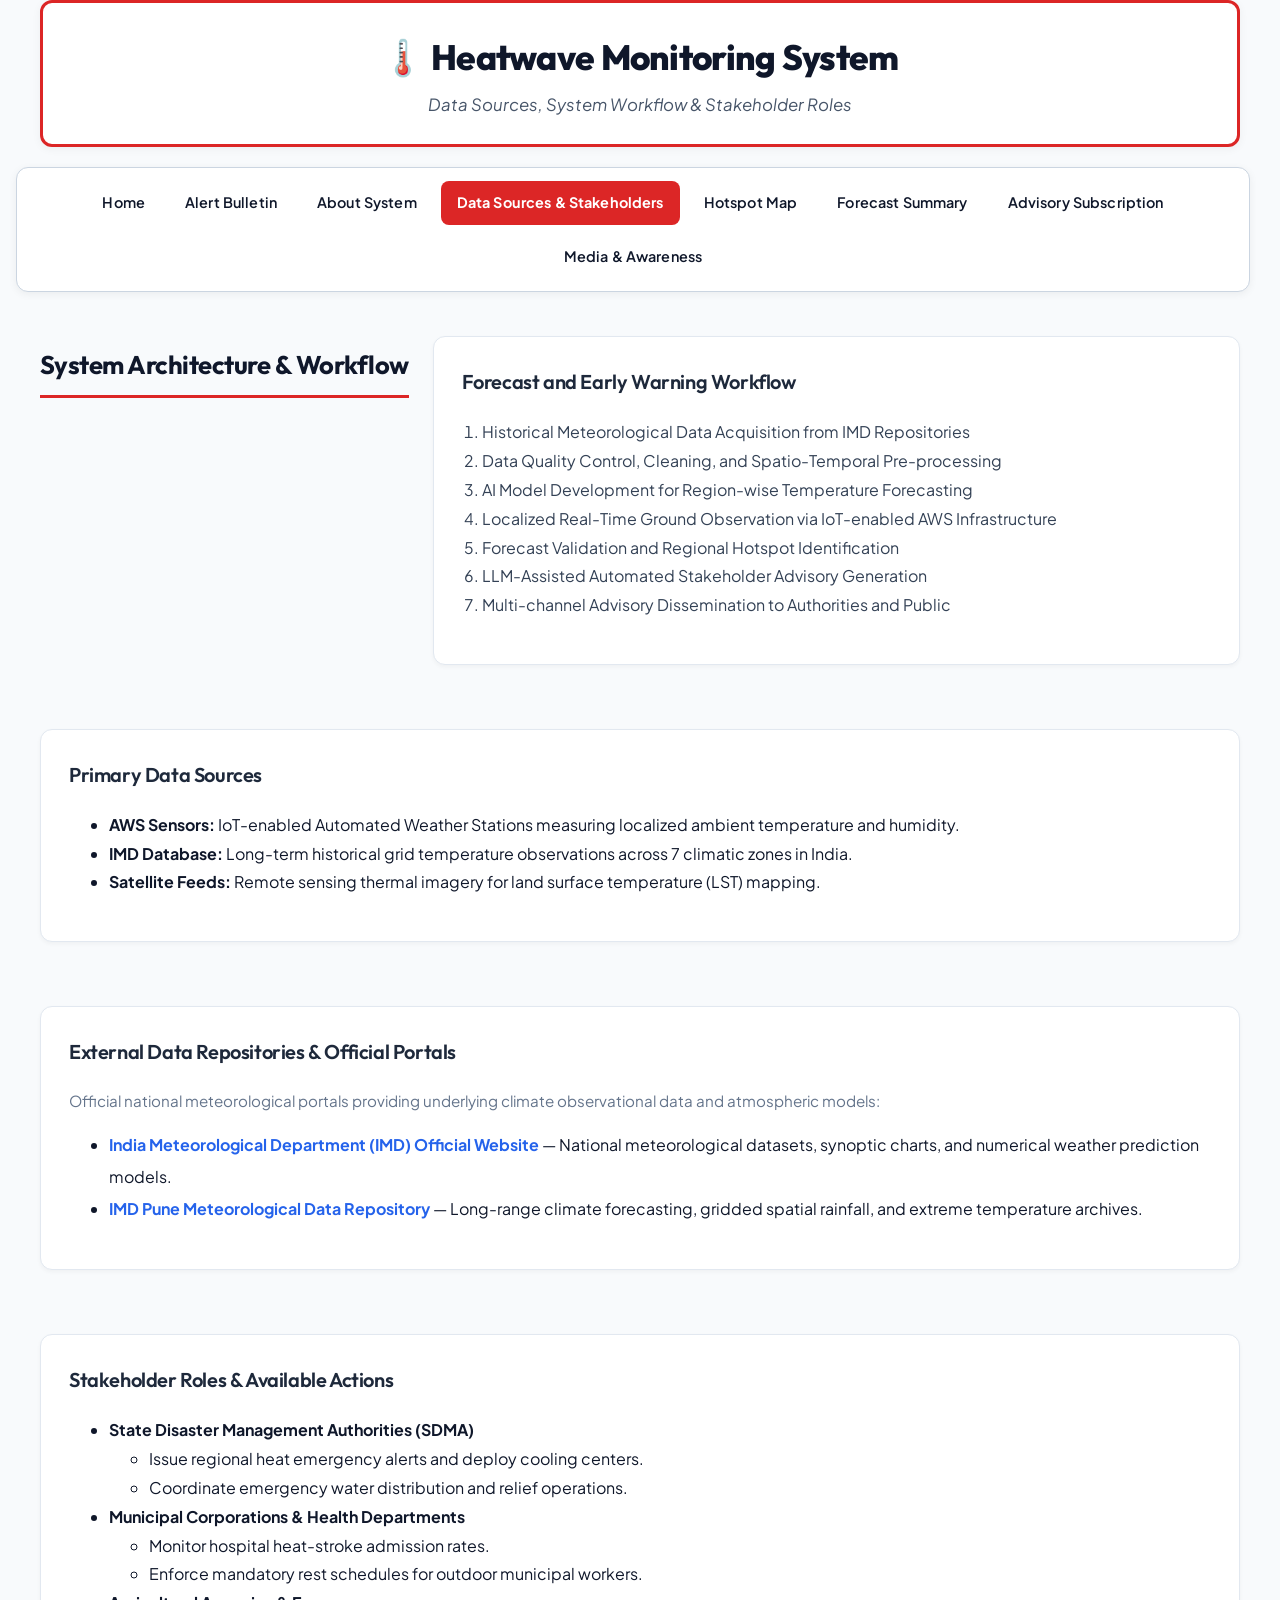
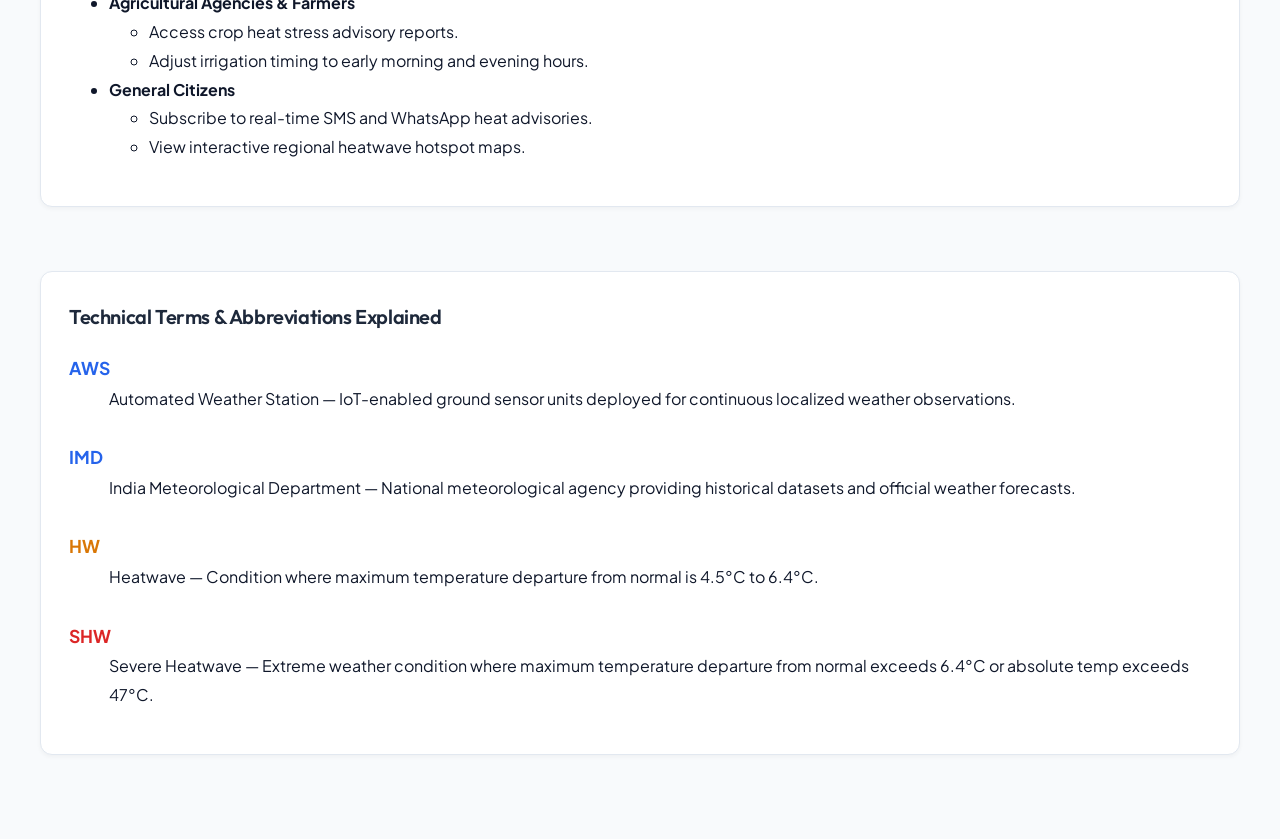
<file: html/sources.html>
<!DOCTYPE html>
<html lang="en">

<head>
    <meta charset="UTF-8">
    <meta name="viewport" content="width=device-width, initial-scale=1.0">
    <title>Data Sources & Stakeholders - Heatwave Monitoring System</title>
    <link rel="stylesheet" href="../css/style.css">
    <link rel="stylesheet" href="../css/nav.css">
    <link rel="stylesheet" href="../css/layout.css">
</head>

<body>

    <header id="main-header" style="background-color: #ffffff; padding: 25px; border: 3px solid #dc2626; border-radius: 12px; margin-bottom: 20px; box-shadow: 0 2px 10px rgba(0,0,0,0.05); text-align: center;">
        <h1 id="system-title" style="color: #0f172a; text-align: center; margin: 0; font-size: 2.2rem; font-family: 'Outfit', sans-serif;">🌡️ Heatwave Monitoring System</h1>
        <p style="color: #475569; text-align: center; margin: 5px 0 0 0; font-size: 1.05rem;"><i>Data Sources, System Workflow &amp; Stakeholder Roles</i></p>
    </header>

    <nav id="main-nav" class="nav-bar">
        <ul>
            <li><a href="index.html">Home</a></li>
            <li><a href="alert-details.html">Alert Bulletin</a></li>
            <li><a href="about-system.html">About System</a></li>
            <li><a href="sources.html" class="active">Data Sources & Stakeholders</a></li>
            <li><a href="hotspot-map.html">Hotspot Map</a></li>
            <li><a href="forecast.html">Forecast Summary</a></li>
            <li><a href="subscribe.html">Advisory Subscription</a></li>
            <li><a href="media.html">Media & Awareness</a></li>
        </ul>
    </nav>

    <main id="main-content">
        <h2>System Architecture &amp; Workflow</h2>

        <section class="card">
            <h3>Forecast and Early Warning Workflow</h3>
            <ol style="line-height: 1.8; color: #334155; padding-left: 20px;">
                <li>Historical Meteorological Data Acquisition from IMD Repositories</li>
                <li>Data Quality Control, Cleaning, and Spatio-Temporal Pre-processing</li>
                <li>AI Model Development for Region-wise Temperature Forecasting</li>
                <li>Localized Real-Time Ground Observation via IoT-enabled AWS Infrastructure</li>
                <li>Forecast Validation and Regional Hotspot Identification</li>
                <li>LLM-Assisted Automated Stakeholder Advisory Generation</li>
                <li>Multi-channel Advisory Dissemination to Authorities and Public</li>
            </ol>
        </section>

        <section class="card">
            <h3>Primary Data Sources</h3>
            <ul style="line-height: 1.8;">
                <li><strong>AWS Sensors:</strong> IoT-enabled Automated Weather Stations measuring localized ambient
                    temperature and humidity.</li>
                <li><strong>IMD Database:</strong> Long-term historical grid temperature observations across 7 climatic
                    zones in India.</li>
                <li><strong>Satellite Feeds:</strong> Remote sensing thermal imagery for land surface temperature (LST)
                    mapping.</li>
            </ul>
        </section>

        <!-- External Portals integrated from navigation.html -->
        <section class="card">
            <h3>External Data Repositories &amp; Official Portals</h3>
            <p style="color: #64748b; font-size: 0.95rem; margin-bottom: 14px;">
                Official national meteorological portals providing underlying climate observational data and atmospheric models:
            </p>
            <ul style="line-height: 2;">
                <li>
                    <a href="https://mausam.imd.gov.in/" target="_blank" rel="noopener noreferrer"><strong>India Meteorological Department (IMD) Official Website</strong></a> — National meteorological datasets, synoptic charts, and numerical weather prediction models.
                </li>
                <li>
                    <a href="https://imdpune.gov.in/lrfindex.php" target="_blank" rel="noopener noreferrer"><strong>IMD Pune Meteorological Data Repository</strong></a> — Long-range climate forecasting, gridded spatial rainfall, and extreme temperature archives.
                </li>
            </ul>
        </section>

        <section class="card">
            <h3>Stakeholder Roles &amp; Available Actions</h3>
            <ul style="line-height: 1.8;">
                <li><strong>State Disaster Management Authorities (SDMA)</strong>
                    <ul>
                        <li>Issue regional heat emergency alerts and deploy cooling centers.</li>
                        <li>Coordinate emergency water distribution and relief operations.</li>
                    </ul>
                </li>
                <li><strong>Municipal Corporations &amp; Health Departments</strong>
                    <ul>
                        <li>Monitor hospital heat-stroke admission rates.</li>
                        <li>Enforce mandatory rest schedules for outdoor municipal workers.</li>
                    </ul>
                </li>
                <li><strong>Agricultural Agencies &amp; Farmers</strong>
                    <ul>
                        <li>Access crop heat stress advisory reports.</li>
                        <li>Adjust irrigation timing to early morning and evening hours.</li>
                    </ul>
                </li>
                <li><strong>General Citizens</strong>
                    <ul>
                        <li>Subscribe to real-time SMS and WhatsApp heat advisories.</li>
                        <li>View interactive regional heatwave hotspot maps.</li>
                    </ul>
                </li>
            </ul>
        </section>

        <section class="card">
            <h3>Technical Terms &amp; Abbreviations Explained</h3>
            <dl style="line-height: 1.8;">
                <dt><b style="color: #2563eb; font-size: 1.1rem;">AWS</b></dt>
                <dd>Automated Weather Station — IoT-enabled ground sensor units deployed for continuous localized
                    weather observations.</dd>
                <br>
                <dt><b style="color: #2563eb; font-size: 1.1rem;">IMD</b></dt>
                <dd>India Meteorological Department — National meteorological agency providing historical datasets and
                    official weather forecasts.</dd>
                <br>
                <dt><b style="color: #d97706; font-size: 1.1rem;">HW</b></dt>
                <dd>Heatwave — Condition where maximum temperature departure from normal is 4.5°C to 6.4°C.</dd>
                <br>
                <dt><b style="color: #dc2626; font-size: 1.1rem;">SHW</b></dt>
                <dd>Severe Heatwave — Extreme weather condition where maximum temperature departure from normal exceeds
                    6.4°C or absolute temp exceeds 47°C.</dd>
            </dl>
        </section>
    </main>

</body>

</html>
</file>
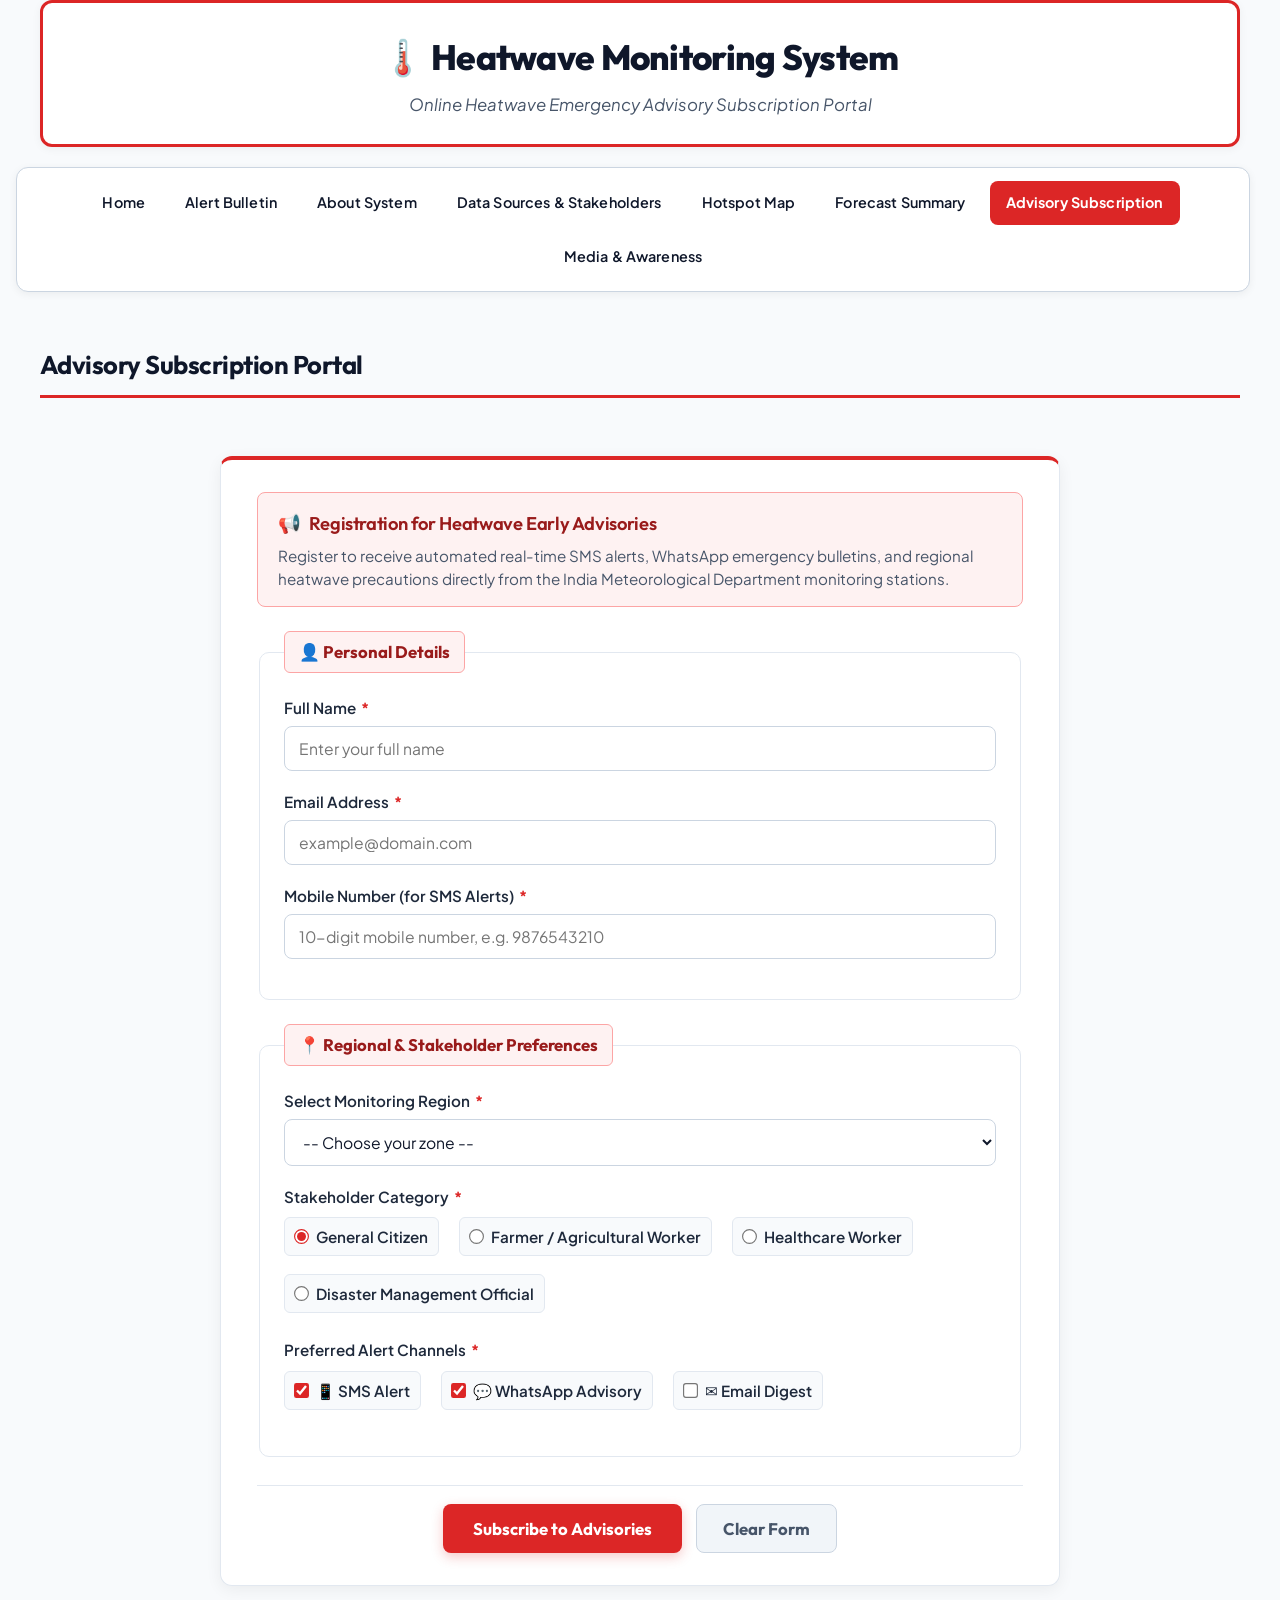
<file: html/subscribe.html>
<!DOCTYPE html>
<html lang="en">

<head>
    <meta charset="UTF-8">
    <meta name="viewport" content="width=device-width, initial-scale=1.0">
    <title>Advisory Subscription - Heatwave Monitoring System</title>
    <link rel="stylesheet" href="../css/style.css">
    <link rel="stylesheet" href="../css/nav.css">
    <link rel="stylesheet" href="../css/form.css">
    <link rel="stylesheet" href="../css/layout.css">
</head>

<body>

    <header id="main-header" style="background-color: #ffffff; padding: 25px; border: 3px solid #dc2626; border-radius: 12px; margin-bottom: 20px; box-shadow: 0 2px 10px rgba(0,0,0,0.05); text-align: center;">
        <h1 id="system-title" style="color: #0f172a; text-align: center; margin: 0; font-size: 2.2rem; font-family: 'Outfit', sans-serif;">🌡️ Heatwave Monitoring System</h1>
        <p style="color: #475569; text-align: center; margin: 5px 0 0 0; font-size: 1.05rem;"><i>Online Heatwave Emergency Advisory Subscription Portal</i></p>
    </header>

    <nav id="main-nav" class="nav-bar">
        <ul>
            <li><a href="index.html">Home</a></li>
            <li><a href="alert-details.html">Alert Bulletin</a></li>
            <li><a href="about-system.html">About System</a></li>
            <li><a href="sources.html">Data Sources & Stakeholders</a></li>
            <li><a href="hotspot-map.html">Hotspot Map</a></li>
            <li><a href="forecast.html">Forecast Summary</a></li>
            <li><a href="subscribe.html" class="active">Advisory Subscription</a></li>
            <li><a href="media.html">Media & Awareness</a></li>
        </ul>
    </nav>

    <main id="main-content">
        <div style="width: 100%;">
            <h2>Advisory Subscription Portal</h2>
        </div>

        <div class="form-wrapper">
            <!-- Existing subscription reminder banner (rendered by JS if found) -->
            <div id="existingSubBanner" class="existing-sub-banner" style="display: none;">
                <div>
                    <strong>ℹ️ Active Subscription Found:</strong> <span id="bannerSubName">User</span> is registered for <strong id="bannerSubRegion">Vidarbha Zone</strong>.
                </div>
                <div>
                    <button type="button" class="btn-secondary-action" id="btnViewExisting" style="padding: 4px 12px; font-size: 0.85rem;">View Advisory Slip</button>
                </div>
            </div>

            <!-- Success Confirmation Card -->
            <div id="subscriptionSuccessCard" class="confirmation-card" style="display: none;">
                <div class="confirmation-header">
                    <h3><span>✅</span> Advisory Subscription Active</h3>
                    <span class="badge badge-success">● Monitored Feed</span>
                </div>

                <p style="color: #475569; margin: 0 0 16px 0; font-size: 0.95rem;">
                    Registration confirmed in the IMD Emergency Warning Dispatch Registry. 
                    Reference ID: <strong id="confirm-ref-id" style="color: #dc2626; font-family: monospace; font-size: 1.05rem;">HW-ADV-2026-849102</strong>
                </p>

                <div class="confirmation-grid">
                    <div>
                        <div class="confirmation-field-label">Subscriber Name</div>
                        <div class="confirmation-field-value" id="confirm-name">—</div>
                    </div>
                    <div>
                        <div class="confirmation-field-label">Monitoring Zone</div>
                        <div class="confirmation-field-value" id="confirm-region">—</div>
                    </div>
                    <div>
                        <div class="confirmation-field-label">Mobile Number</div>
                        <div class="confirmation-field-value" id="confirm-mobile">—</div>
                    </div>
                    <div>
                        <div class="confirmation-field-label">Email Address</div>
                        <div class="confirmation-field-value" id="confirm-email">—</div>
                    </div>
                    <div>
                        <div class="confirmation-field-label">Stakeholder Category</div>
                        <div class="confirmation-field-value" id="confirm-category">—</div>
                    </div>
                    <div>
                        <div class="confirmation-field-label">Active Alert Channels</div>
                        <div class="confirmation-channels" id="confirm-channels">
                            <!-- Populated by JS -->
                        </div>
                    </div>
                </div>

                <div class="confirmation-notice">
                    <strong>📡 Broadcast Dispatch Rule:</strong> Real-time SMS alerts and WhatsApp advisories will trigger automatically 
                    whenever telemetry sensors in your selected zone record temperatures exceeding <strong>40.0°C</strong> or Heat Index &gt; <strong>45.0°C</strong>.
                </div>

                <div class="confirmation-actions">
                    <button type="button" class="btn-secondary-action" id="btnModifySub">✏️ Modify Details</button>
                    <button type="button" class="btn-secondary-action" id="btnPrintSub">🖨️ Print Slip</button>
                    <button type="button" class="btn-primary-action" id="btnNewSub">➕ Register Another User</button>
                </div>
            </div>

            <!-- Subscription Form -->
            <form action="#" method="post" id="subscriptionForm" novalidate>
                <div class="form-intro-banner">
                    <h3><span>📢</span> Registration for Heatwave Early Advisories</h3>
                    <p>
                        Register to receive automated real-time SMS alerts, WhatsApp emergency bulletins, and regional heatwave
                        precautions directly from the India Meteorological Department monitoring stations.
                    </p>
                </div>

                <fieldset>
                    <legend>👤 Personal Details</legend>

                    <div class="form-group">
                        <label for="subscriber-name">Full Name <span class="required-star">*</span></label>
                        <input type="text" id="subscriber-name" name="name" placeholder="Enter your full name" required>
                        <div class="field-error" id="error-name">Please enter your full name (at least 2 letters).</div>
                    </div>

                    <div class="form-group">
                        <label for="subscriber-email">Email Address <span class="required-star">*</span></label>
                        <input type="email" id="subscriber-email" name="email" placeholder="example@domain.com" required>
                        <div class="field-error" id="error-email">Please enter a valid email address (e.g., user@domain.com).</div>
                    </div>

                    <div class="form-group">
                        <label for="subscriber-mobile">Mobile Number (for SMS Alerts) <span class="required-star">*</span></label>
                        <input type="tel" id="subscriber-mobile" name="mobile" placeholder="10-digit mobile number, e.g. 9876543210" required>
                        <div class="field-error" id="error-mobile">Please enter a valid 10-digit mobile number.</div>
                    </div>
                </fieldset>

                <fieldset>
                    <legend>📍 Regional &amp; Stakeholder Preferences</legend>

                    <div class="form-group">
                        <label for="subscriber-region">Select Monitoring Region <span class="required-star">*</span></label>
                        <select id="subscriber-region" name="region" required>
                            <option value="">-- Choose your zone --</option>
                            <option value="vidarbha">Vidarbha Zone (Chandrapur / Amravati)</option>
                            <option value="central">Central Zone (Solapur / Pune / Ahmednagar)</option>
                            <option value="north">North Zone (Jalgaon / Nashik)</option>
                            <option value="coastal">Coastal Zone (Mumbai / Thane / Konkan)</option>
                            <option value="marathwada">Marathwada Zone (Aurangabad / Nanded)</option>
                        </select>
                        <div class="field-error" id="error-region">Please select your regional monitoring zone.</div>
                    </div>

                    <div class="form-group">
                        <label>Stakeholder Category <span class="required-star">*</span></label>
                        <div class="options-row">
                            <label class="option-item" for="cat-citizen">
                                <input type="radio" id="cat-citizen" name="category" value="citizen" checked>
                                <span>General Citizen</span>
                            </label>

                            <label class="option-item" for="cat-farmer">
                                <input type="radio" id="cat-farmer" name="category" value="farmer">
                                <span>Farmer / Agricultural Worker</span>
                            </label>

                            <label class="option-item" for="cat-health">
                                <input type="radio" id="cat-health" name="category" value="health">
                                <span>Healthcare Worker</span>
                            </label>

                            <label class="option-item" for="cat-officer">
                                <input type="radio" id="cat-officer" name="category" value="disaster-officer">
                                <span>Disaster Management Official</span>
                            </label>
                        </div>
                    </div>

                    <div class="form-group">
                        <label>Preferred Alert Channels <span class="required-star">*</span></label>
                        <div class="options-row">
                            <label class="option-item" for="chn-sms">
                                <input type="checkbox" id="chn-sms" name="channels" value="sms" checked>
                                <span>📱 SMS Alert</span>
                            </label>

                            <label class="option-item" for="chn-whatsapp">
                                <input type="checkbox" id="chn-whatsapp" name="channels" value="whatsapp" checked>
                                <span>💬 WhatsApp Advisory</span>
                            </label>

                            <label class="option-item" for="chn-email">
                                <input type="checkbox" id="chn-email" name="channels" value="email">
                                <span>✉️ Email Digest</span>
                            </label>
                        </div>
                        <div class="field-error" id="error-channels">Please select at least one alert delivery channel.</div>
                    </div>
                </fieldset>

                <div class="form-actions">
                    <input type="submit" id="submitBtn" value="Subscribe to Advisories">
                    <input type="reset" id="resetBtn" value="Clear Form">
                </div>
            </form>
        </div>
    </main>

    <script>
        (function () {
            const form = document.getElementById('subscriptionForm');
            const nameInput = document.getElementById('subscriber-name');
            const emailInput = document.getElementById('subscriber-email');
            const mobileInput = document.getElementById('subscriber-mobile');
            const regionSelect = document.getElementById('subscriber-region');
            const channelsCheckboxes = document.querySelectorAll('input[name="channels"]');
            
            const errorName = document.getElementById('error-name');
            const errorEmail = document.getElementById('error-email');
            const errorMobile = document.getElementById('error-mobile');
            const errorRegion = document.getElementById('error-region');
            const errorChannels = document.getElementById('error-channels');

            const successCard = document.getElementById('subscriptionSuccessCard');
            const existingBanner = document.getElementById('existingSubBanner');
            const bannerSubName = document.getElementById('bannerSubName');
            const bannerSubRegion = document.getElementById('bannerSubRegion');
            const btnViewExisting = document.getElementById('btnViewExisting');

            const confirmRefId = document.getElementById('confirm-ref-id');
            const confirmName = document.getElementById('confirm-name');
            const confirmRegion = document.getElementById('confirm-region');
            const confirmMobile = document.getElementById('confirm-mobile');
            const confirmEmail = document.getElementById('confirm-email');
            const confirmCategory = document.getElementById('confirm-category');
            const confirmChannels = document.getElementById('confirm-channels');

            const btnModifySub = document.getElementById('btnModifySub');
            const btnPrintSub = document.getElementById('btnPrintSub');
            const btnNewSub = document.getElementById('btnNewSub');

            const STORAGE_KEY = 'hw_advisory_subscription';

            const regionNames = {
                'vidarbha': 'Vidarbha Zone (Chandrapur / Amravati)',
                'central': 'Central Zone (Solapur / Pune / Ahmednagar)',
                'north': 'North Zone (Jalgaon / Nashik)',
                'coastal': 'Coastal Zone (Mumbai / Thane / Konkan)',
                'marathwada': 'Marathwada Zone (Aurangabad / Nanded)'
            };

            const categoryNames = {
                'citizen': 'General Citizen',
                'farmer': 'Farmer / Agricultural Worker',
                'health': 'Healthcare Worker',
                'disaster-officer': 'Disaster Management Official'
            };

            const channelLabels = {
                'sms': { label: '📱 SMS Alert', cls: 'badge-danger' },
                'whatsapp': { label: '💬 WhatsApp Advisory', cls: 'badge-success' },
                'email': { label: '✉️ Email Digest', cls: 'badge-orange' }
            };

            // Clear single error helper
            function clearError(inputElem, errorElem) {
                if (inputElem) inputElem.classList.remove('is-invalid');
                if (errorElem) errorElem.classList.remove('visible');
            }

            function setError(inputElem, errorElem) {
                if (inputElem) inputElem.classList.add('is-invalid');
                if (errorElem) errorElem.classList.add('visible');
            }

            // Real-time error removal
            nameInput.addEventListener('input', () => clearError(nameInput, errorName));
            emailInput.addEventListener('input', () => clearError(emailInput, errorEmail));
            mobileInput.addEventListener('input', () => clearError(mobileInput, errorMobile));
            regionSelect.addEventListener('change', () => clearError(regionSelect, errorRegion));
            channelsCheckboxes.forEach(cb => {
                cb.addEventListener('change', () => {
                    const anyChecked = Array.from(channelsCheckboxes).some(c => c.checked);
                    if (anyChecked) errorChannels.classList.remove('visible');
                });
            });

            // Clean mobile digits
            function extractPhone(phoneStr) {
                return phoneStr.replace(/[^0-9]/g, '');
            }

            // Display Confirmation UI
            function displayConfirmation(data) {
                confirmRefId.textContent = data.refId || 'HW-ADV-2026-902143';
                confirmName.textContent = data.name;
                confirmRegion.textContent = regionNames[data.region] || data.region;
                confirmMobile.textContent = data.mobile;
                confirmEmail.textContent = data.email;
                confirmCategory.textContent = categoryNames[data.category] || data.category;

                // Render channel badges
                confirmChannels.innerHTML = '';
                if (data.channels && data.channels.length > 0) {
                    data.channels.forEach(ch => {
                        const meta = channelLabels[ch] || { label: ch, cls: 'badge-warning' };
                        const span = document.createElement('span');
                        span.className = 'badge ' + meta.cls;
                        span.textContent = meta.label;
                        confirmChannels.appendChild(span);
                    });
                } else {
                    confirmChannels.textContent = 'None';
                }

                form.style.display = 'none';
                successCard.style.display = 'block';
                successCard.scrollIntoView({ behavior: 'smooth', block: 'start' });
            }

            // Load existing stored subscription on startup
            function checkExistingSubscription() {
                try {
                    const saved = localStorage.getItem(STORAGE_KEY);
                    if (saved) {
                        const data = JSON.parse(saved);
                        if (data && data.name && data.region) {
                            bannerSubName.textContent = data.name;
                            bannerSubRegion.textContent = regionNames[data.region] || data.region;
                            existingBanner.style.display = 'flex';
                        }
                    }
                } catch (e) {
                    console.warn('LocalStorage access warning:', e);
                }
            }

            btnViewExisting.addEventListener('click', function () {
                try {
                    const saved = localStorage.getItem(STORAGE_KEY);
                    if (saved) {
                        displayConfirmation(JSON.parse(saved));
                    }
                } catch (e) {
                    console.warn(e);
                }
            });

            // Modify subscription button
            btnModifySub.addEventListener('click', function () {
                successCard.style.display = 'none';
                form.style.display = 'block';
                form.scrollIntoView({ behavior: 'smooth', block: 'start' });
            });

            // Print button
            btnPrintSub.addEventListener('click', function () {
                window.print();
            });

            // Register new subscriber button
            btnNewSub.addEventListener('click', function () {
                form.reset();
                [nameInput, emailInput, mobileInput, regionSelect].forEach(el => el.classList.remove('is-invalid'));
                [errorName, errorEmail, errorMobile, errorRegion, errorChannels].forEach(el => el.classList.remove('visible'));
                successCard.style.display = 'none';
                form.style.display = 'block';
                nameInput.focus();
                form.scrollIntoView({ behavior: 'smooth', block: 'start' });
            });

            // Form Reset button listener
            form.addEventListener('reset', function () {
                [nameInput, emailInput, mobileInput, regionSelect].forEach(el => el.classList.remove('is-invalid'));
                [errorName, errorEmail, errorMobile, errorRegion, errorChannels].forEach(el => el.classList.remove('visible'));
            });

            // Form Submit validation and handling
            form.addEventListener('submit', function (e) {
                e.preventDefault();
                let isValid = true;
                let firstInvalidElement = null;

                // Validate Name
                const nameVal = nameInput.value.trim();
                if (!nameVal || nameVal.length < 2) {
                    setError(nameInput, errorName);
                    isValid = false;
                    if (!firstInvalidElement) firstInvalidElement = nameInput;
                } else {
                    clearError(nameInput, errorName);
                }

                // Validate Email
                const emailVal = emailInput.value.trim();
                const emailRegex = /^[^\s@]+@[^\s@]+\.[^\s@]{2,}$/;
                if (!emailVal || !emailRegex.test(emailVal)) {
                    setError(emailInput, errorEmail);
                    isValid = false;
                    if (!firstInvalidElement) firstInvalidElement = emailInput;
                } else {
                    clearError(emailInput, errorEmail);
                }

                // Validate Mobile (10 digits)
                const rawMobile = mobileInput.value.trim();
                const cleanDigits = extractPhone(rawMobile);
                // Must have at least 10 digits; if starts with 91 and has 12 digits, valid
                const isTenDigits = cleanDigits.length === 10;
                const isTwelveWith91 = cleanDigits.length === 12 && cleanDigits.startsWith('91');
                if (!isTenDigits && !isTwelveWith91) {
                    setError(mobileInput, errorMobile);
                    isValid = false;
                    if (!firstInvalidElement) firstInvalidElement = mobileInput;
                } else {
                    clearError(mobileInput, errorMobile);
                }

                // Validate Region
                const regionVal = regionSelect.value;
                if (!regionVal) {
                    setError(regionSelect, errorRegion);
                    isValid = false;
                    if (!firstInvalidElement) firstInvalidElement = regionSelect;
                } else {
                    clearError(regionSelect, errorRegion);
                }

                // Validate Channels (at least one selected)
                const selectedChannels = [];
                channelsCheckboxes.forEach(cb => {
                    if (cb.checked) selectedChannels.push(cb.value);
                });

                if (selectedChannels.length === 0) {
                    errorChannels.classList.add('visible');
                    isValid = false;
                    if (!firstInvalidElement) firstInvalidElement = channelsCheckboxes[0];
                } else {
                    errorChannels.classList.remove('visible');
                }

                // Check Category
                const selectedCategoryElem = document.querySelector('input[name="category"]:checked');
                const categoryVal = selectedCategoryElem ? selectedCategoryElem.value : 'citizen';

                if (!isValid) {
                    if (firstInvalidElement) {
                        firstInvalidElement.focus();
                        firstInvalidElement.scrollIntoView({ behavior: 'smooth', block: 'center' });
                    }
                    return;
                }

                // Generate Subscription Record
                const randomId = Math.floor(100000 + Math.random() * 900000);
                const subscriptionData = {
                    refId: 'HW-ADV-2026-' + randomId,
                    name: nameVal,
                    email: emailVal,
                    mobile: cleanDigits.length === 12 ? '+' + cleanDigits : '+91 ' + cleanDigits,
                    region: regionVal,
                    category: categoryVal,
                    channels: selectedChannels,
                    timestamp: new Date().toISOString()
                };

                try {
                    localStorage.setItem(STORAGE_KEY, JSON.stringify(subscriptionData));
                } catch (err) {
                    console.warn('Could not save to localStorage:', err);
                }

                // Display success confirmation card
                displayConfirmation(subscriptionData);

                // Update banner
                bannerSubName.textContent = subscriptionData.name;
                bannerSubRegion.textContent = regionNames[subscriptionData.region] || subscriptionData.region;
                existingBanner.style.display = 'flex';
            });

            // Initialize check on load
            checkExistingSubscription();
        })();
    </script>

</body>

</html>
</file>
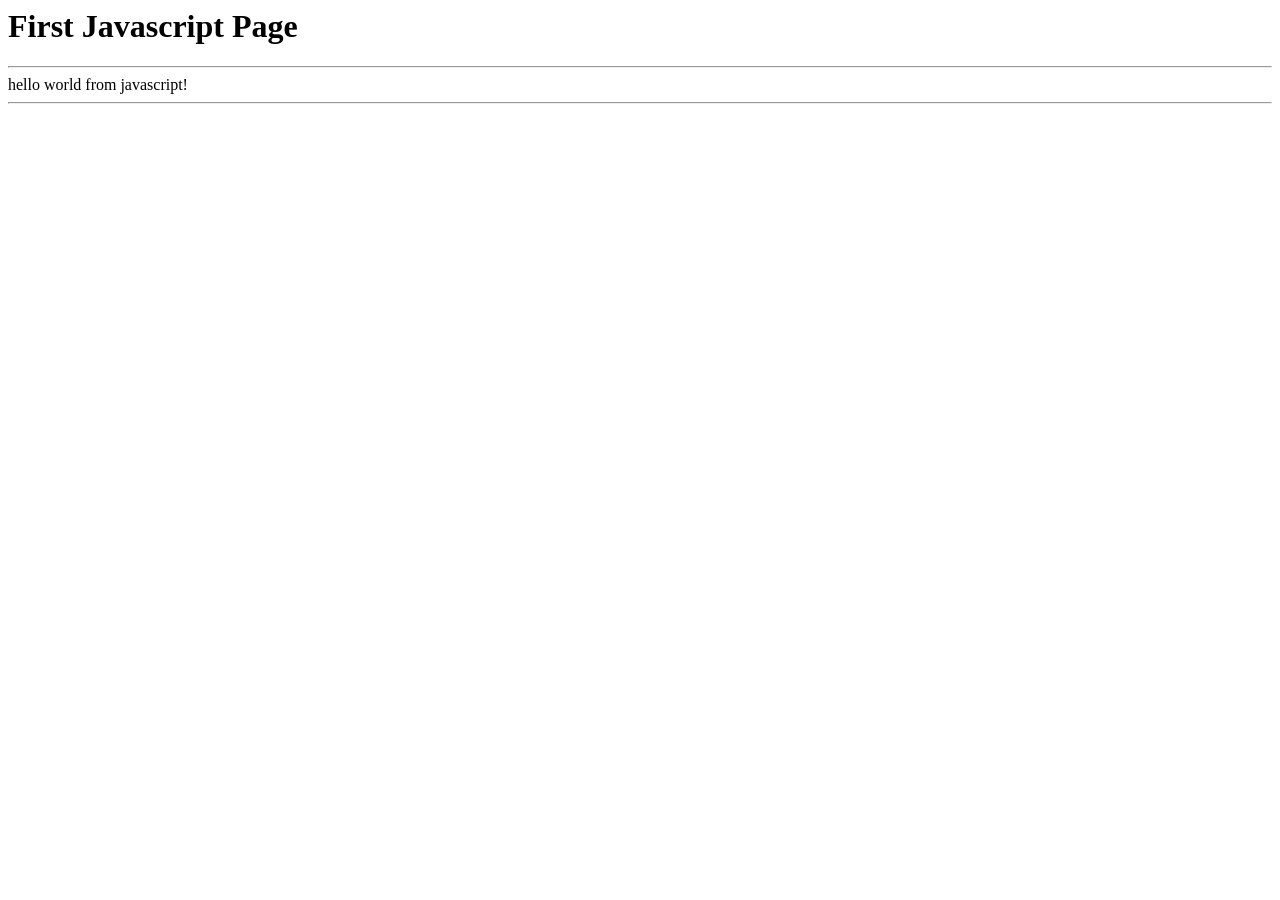
<file: js/ex1.html>
<html>
    <head><title>First Javascript Page</title></head>
    <body>
        <h1>First Javascript Page</h1>
        <script type = "text/Javascript">
            document.write("<hr>");
            document.write("hello world from javascript!")
            document.write("<hr>");
        </script>
    </body>
</html>
</file>
<file: css/style.css>
@import url('https://fonts.googleapis.com/css2?family=Outfit:wght@400;500;600;700;800&family=Plus+Jakarta+Sans:wght@400;500;600;700&display=swap');

:root {
    --bg-main: #f8fafc;
    --bg-surface: #ffffff;
    --bg-card: #ffffff;
    --bg-header: #ffffff;
    --bg-nav: #ffffff;
    
    --text-main: #0f172a;
    --text-heading: #0f172a;
    --text-muted: #64748b;
    --text-dark: #0f172a;
    
    --accent-red: #dc2626;
    --accent-red-bg: #fef2f2;
    --accent-red-border: #fca5a5;
    
    --accent-orange: #d97706;
    --accent-orange-bg: #fffbeb;
    --accent-orange-border: #fde68a;
    
    --accent-green: #059669;
    --accent-green-bg: #ecfdf5;
    
    --border-color: #e2e8f0;
    --border-dark: #cbd5e1;
    
    --radius-sm: 6px;
    --radius-md: 12px;
    --radius-lg: 16px;
    
    --shadow-sm: 0 2px 4px rgba(0, 0, 0, 0.04);
    --shadow-md: 0 4px 12px rgba(0, 0, 0, 0.06);
    --shadow-lg: 0 8px 24px rgba(0, 0, 0, 0.08);
}

body {
    font-family: 'Plus Jakarta Sans', system-ui, -apple-system, sans-serif;
    background-color: var(--bg-main);
    color: var(--text-main);
    line-height: 1.65;
    margin: 0;
    padding: 0 16px 40px 16px;
    -webkit-font-smoothing: antialiased;
}

body > header,
body > nav,
body > main,
body > footer {
    max-width: 1200px;
    margin-left: auto;
    margin-right: auto;
}

h1, h2, h3, h4, h5, h6 {
    font-family: 'Outfit', sans-serif;
    letter-spacing: -0.02em;
    margin-top: 0;
    color: var(--text-heading);
}

h1 { 
    font-size: 2.2rem; 
    font-weight: 800; 
    color: var(--text-heading);
}

h2 { 
    font-size: 1.6rem; 
    font-weight: 700; 
    color: #0f172a; 
    border-bottom: 3px solid var(--accent-red);
    padding-bottom: 8px;
    margin-top: 28px;
    margin-bottom: 18px;
}

h3 { 
    font-size: 1.25rem; 
    font-weight: 600; 
    color: #1e293b; 
}

a {
    color: #2563eb;
    text-decoration: none;
    transition: color 0.2s ease, text-decoration 0.2s ease;
}

a:hover {
    color: #1d4ed8;
    text-decoration: underline;
}

hr {
    border: 0;
    height: 1px;
    background-color: var(--border-color);
    margin: 24px 0;
}

.notice-sidebar,
aside,
.sidebar-card {
    background-color: var(--accent-orange-bg);
    border: 2px solid var(--accent-orange-border);
    border-radius: var(--radius-md);
    padding: 24px;
    box-shadow: var(--shadow-md);
    margin: 20px 0;
    transition: box-shadow 0.3s ease, transform 0.3s ease;
}

.notice-sidebar:hover,
aside:hover {
    box-shadow: var(--shadow-lg);
    transform: translateY(-2px);
}

.notice-sidebar h3, aside h3 {
    color: #92400e;
    font-size: 1.2rem;
    margin-top: 0;
}

.notice-sidebar ul, aside ul {
    list-style-type: none;
    padding-left: 0;
    margin-bottom: 0;
}

.notice-sidebar li, aside li {
    padding: 10px 14px;
    margin-bottom: 10px;
    background-color: #ffffff;
    border: 1px solid #fde68a;
    border-radius: var(--radius-sm);
    transition: background-color 0.2s ease, transform 0.2s ease, border-color 0.2s ease;
}

.notice-sidebar li:hover, aside li:hover {
    background-color: #fef3c7;
    border-color: #f59e0b;
    transform: translateX(4px);
}

.card,
.info-card,
article,
section {
    background-color: var(--bg-surface);
    border: 1px solid var(--border-color);
    border-radius: var(--radius-md);
    padding: 28px;
    margin: 20px 0;
    box-shadow: var(--shadow-sm);
    transition: transform 0.25s ease, box-shadow 0.25s ease;
}

.card:hover, article:hover {
    box-shadow: var(--shadow-md);
}

.product-card {
    display: inline-block;
    width: calc(33.333% - 24px);
    min-width: 260px;
    margin: 12px;
    padding: 24px;
    border: 1px solid var(--border-dark);
    border-radius: var(--radius-md);
    background-color: #ffffff;
    box-shadow: var(--shadow-md);
    text-align: center;
    vertical-align: top;
    box-sizing: border-box;
    transition: transform 0.3s ease, box-shadow 0.3s ease, border-color 0.3s ease;
}

.product-card:hover {
    transform: translateY(-4px);
    box-shadow: var(--shadow-lg);
    border-color: var(--accent-red);
}

.product-card .stat-number {
    font-family: 'Outfit', sans-serif;
    font-size: 2.2rem;
    font-weight: 800;
    color: var(--text-main);
    margin: 8px 0 4px 0;
}

.product-card .stat-label {
    font-size: 0.85rem;
    text-transform: uppercase;
    letter-spacing: 0.08em;
    color: var(--text-muted);
    font-weight: 600;
}

blockquote {
    background-color: #f1f5f9;
    border: 2px solid #cbd5e1;
    margin: 20px 0;
    padding: 20px 24px;
    border-radius: var(--radius-sm);
    font-style: italic;
    color: #1e293b;
    font-size: 1.05rem;
}

blockquote cite {
    display: block;
    margin-top: 10px;
    font-style: normal;
    font-weight: 600;
    color: var(--text-muted);
    font-size: 0.9rem;
}

mark {
    background-color: #fef08a;
    color: #854d0e;
    padding: 3px 8px;
    border-radius: 4px;
    font-weight: 600;
}

.badge {
    display: inline-block;
    padding: 4px 12px;
    border-radius: 20px;
    font-size: 0.8rem;
    font-weight: 700;
    text-transform: uppercase;
    letter-spacing: 0.05em;
}

.badge-danger {
    background-color: #fee2e2;
    color: #991b1b;
    border: 1px solid #fca5a5;
}

.badge-warning {
    background-color: #fef3c7;
    color: #92400e;
    border: 1px solid #fde68a;
}

.badge-orange {
    background-color: #ffedd5;
    color: #c2410c;
    border: 1px solid #fdba74;
}

.badge-success {
    background-color: #d1fae5;
    color: #065f46;
    border: 1px solid #6ee7b7;
}

.offer-box,
.glowing-alert-box {
    background-color: var(--accent-red-bg);
    border: 3px solid var(--accent-red);
    border-radius: var(--radius-md);
    padding: 24px;
    margin: 24px 0;
    box-shadow: var(--shadow-md);
    animation: alert-box-glow 2.5s infinite ease-in-out;
}

.offer-box h3,
.glowing-alert-box h3 {
    color: #991b1b;
    font-size: 1.35rem;
    text-shadow: 0 1px 2px rgba(153, 27, 27, 0.15);
    display: flex;
    align-items: center;
    gap: 10px;
}

@keyframes alert-box-glow {
    0% {
        box-shadow: 0 0 6px rgba(220, 38, 38, 0.2);
    }
    50% {
        box-shadow: 0 0 18px rgba(220, 38, 38, 0.4);
    }
    100% {
        box-shadow: 0 0 6px rgba(220, 38, 38, 0.2);
    }
}

.blinking-text {
    animation: alert-blink 1.2s ease-in-out infinite;
    color: var(--accent-red);
    font-weight: 800;
}

@keyframes alert-blink {
    0%, 100% { opacity: 1; }
    50% { opacity: 0.35; }
}

.pulse-dot {
    display: inline-block;
    width: 10px;
    height: 10px;
    background-color: var(--accent-red);
    border-radius: 50%;
    box-shadow: 0 0 0 0 rgba(220, 38, 38, 0.7);
    animation: dot-pulse 1.6s infinite;
}

@keyframes dot-pulse {
    0% { transform: scale(0.95); box-shadow: 0 0 0 0 rgba(220, 38, 38, 0.7); }
    70% { transform: scale(1); box-shadow: 0 0 0 8px rgba(220, 38, 38, 0); }
    100% { transform: scale(0.95); box-shadow: 0 0 0 0 rgba(220, 38, 38, 0); }
}
</file>
<file: css/nav.css>
nav, .nav-bar, #main-nav {
    background-color: #ffffff;
    padding: 10px 16px;
    border-radius: 12px;
    margin: 20px 0;
    box-shadow: 0 2px 8px rgba(0, 0, 0, 0.06);
    border: 1px solid #cbd5e1;
    text-align: center;
}

nav ul, .nav-bar ul, #main-nav ul {
    list-style-type: none;
    margin: 0;
    padding: 0;
    display: flex;
    flex-wrap: wrap;
    justify-content: center;
    gap: 4px;
}

nav ul li, .nav-bar ul li, #main-nav ul li {
    display: inline-block;
    margin: 3px 2px;
}

nav ul li a, .nav-bar ul li a, #main-nav ul li a {
    display: inline-block;
    color: #0f172a;
    text-decoration: none;
    padding: 10px 16px;
    font-size: 0.9rem;
    font-weight: 600;
    border-radius: 8px;
    transition: background-color 0.2s ease, color 0.2s ease, transform 0.2s ease;
    letter-spacing: 0.01em;
}

nav ul li a:hover, .nav-bar ul li a:hover, #main-nav ul li a:hover {
    background-color: #f1f5f9;
    color: #dc2626;
    text-decoration: none;
    transform: translateY(-1px);
}

nav ul li a.active, .nav-bar ul li a.active, #main-nav ul li a.active {
    background-color: #dc2626;
    color: #ffffff;
    font-weight: 700;
}

.gallery-container, .image-grid {
    display: grid;
    grid-template-columns: repeat(auto-fit, minmax(280px, 1fr));
    gap: 24px;
    margin: 24px 0;
}

img,
.gallery-image,
.map-image {
    max-width: 100%;
    height: auto;
    border: 3px solid #cbd5e1;
    border-radius: 12px;
    margin: 16px auto;
    display: block;
    box-shadow: 0 4px 12px rgba(0, 0, 0, 0.06);
    transition: transform 0.35s ease, box-shadow 0.35s ease, border-color 0.35s ease;
    object-fit: cover;
}

img:hover,
.gallery-image:hover,
.map-image:hover {
    transform: scale(1.03);
    border-color: #dc2626;
    box-shadow: 0 8px 24px rgba(220, 38, 38, 0.15);
}

iframe {
    border-radius: 12px;
    border: 2px solid #cbd5e1 !important;
    box-shadow: 0 4px 12px rgba(0, 0, 0, 0.06);
    transition: transform 0.3s ease, border-color 0.3s ease;
    max-width: 100%;
}

iframe:hover {
    border-color: #dc2626 !important;
    transform: translateY(-3px);
}
</file>
<file: css/layout.css>
.layout-container,
main#main-content {
    display: flex;
    flex-wrap: wrap;
    gap: 24px;
    margin: 24px auto;
    align-items: flex-start;
}

header#main-header,
header {
    width: 100%;
    margin-bottom: 16px;
    box-sizing: border-box;
}

#main-content > section,
.content-area,
main article {
    flex: 2 1 66%;
    min-width: 300px;
    box-sizing: border-box;
}

#alert-aside,
.sidebar,
aside,
.notice-sidebar {
    flex: 1 1 28%;
    min-width: 260px;
    box-sizing: border-box;
}

footer,
.main-footer {
    width: 100%;
    clear: both;
    margin-top: 40px;
}

@media (max-width: 768px) {
    .layout-container,
    main#main-content {
        flex-direction: column;
        gap: 16px;
    }
    
    #main-content > section,
    .content-area,
    main article,
    #alert-aside,
    .sidebar,
    aside,
    .notice-sidebar {
        flex: 1 1 100%;
        width: 100%;
    }
    
    .product-card {
        width: 100% !important;
        margin: 10px 0 !important;
    }
}
</file>
<file: css/table.css>
table {
    width: 100%;
    border-collapse: collapse;
    margin: 24px 0;
    font-size: 0.95rem;
    background-color: #ffffff;
    border-radius: 12px;
    overflow: hidden;
    box-shadow: 0 4px 14px rgba(0, 0, 0, 0.05);
    border: 1px solid #cbd5e1;
}

caption {
    font-family: 'Outfit', sans-serif;
    font-weight: 700;
    font-size: 1.1rem;
    color: #0f172a;
    margin-bottom: 12px;
    caption-side: top;
    text-align: center;
    letter-spacing: 0.01em;
}

th {
    background-color: #f1f5f9;
    color: #0f172a;
    font-family: 'Outfit', sans-serif;
    font-weight: 700;
    padding: 14px 16px;
    text-align: center;
    border: 1px solid #cbd5e1;
    letter-spacing: 0.02em;
    text-transform: uppercase;
    font-size: 0.85rem;
}

td {
    padding: 12px 16px;
    text-align: center;
    border: 1px solid #e2e8f0;
    color: #1e293b;
    font-weight: 500;
}

tbody tr:nth-child(even) {
    background-color: #f8fafc;
}

tbody tr {
    transition: background-color 0.2s ease;
}

tbody tr:hover {
    background-color: #fee2e2;
}

tfoot td {
    background-color: #f8fafc;
    font-style: italic;
    color: #64748b;
    font-size: 0.88rem;
    padding: 14px;
    border-top: 1px solid #cbd5e1;
}
</file>
<file: css/form.css>
/* ==========================================================================
   ADVISORY SUBSCRIPTION FORM STYLESHEET
   Aligned with Heatwave Monitoring System Color Scheme & Design System
   ========================================================================== */

.form-wrapper {
    width: 100%;
    max-width: 840px;
    margin: 0 auto;
}

form#subscriptionForm {
    background-color: #ffffff;
    padding: 32px 36px;
    border-radius: 12px;
    box-shadow: 0 4px 16px rgba(0, 0, 0, 0.06);
    border: 1px solid #e2e8f0;
    border-top: 4px solid #dc2626;
    max-width: 840px;
    margin: 16px auto 32px auto;
    box-sizing: border-box;
    width: 100%;
}

.form-intro-banner {
    background-color: #fef2f2;
    border: 1px solid #fca5a5;
    border-radius: 8px;
    padding: 16px 20px;
    margin-bottom: 24px;
}

.form-intro-banner h3 {
    margin: 0 0 6px 0;
    color: #991b1b;
    font-size: 1.15rem;
    display: flex;
    align-items: center;
    gap: 8px;
}

.form-intro-banner p {
    margin: 0;
    color: #475569;
    font-size: 0.95rem;
    line-height: 1.5;
}

fieldset {
    border: 1.5px solid #e2e8f0;
    border-radius: 10px;
    padding: 22px 24px;
    margin-bottom: 24px;
    background-color: #ffffff;
    transition: border-color 0.2s ease;
}

fieldset:hover {
    border-color: #cbd5e1;
}

legend {
    font-family: 'Outfit', sans-serif;
    font-weight: 700;
    font-size: 1.05rem;
    color: #991b1b;
    padding: 6px 14px;
    background-color: #fef2f2;
    border: 1.5px solid #fca5a5;
    border-radius: 6px;
    display: inline-flex;
    align-items: center;
    gap: 6px;
}

.form-group {
    margin-bottom: 18px;
}

label {
    font-weight: 600;
    color: #1e293b;
    display: block;
    margin-bottom: 6px;
    font-size: 0.95rem;
}

.required-star {
    color: #dc2626;
    font-weight: 700;
    margin-left: 2px;
}

input[type="text"],
input[type="email"],
input[type="tel"],
input[type="number"],
input[type="date"],
select {
    width: 100%;
    padding: 12px 14px;
    border: 1.5px solid #cbd5e1;
    border-radius: 8px;
    font-size: 0.98rem;
    box-sizing: border-box;
    transition: border-color 0.2s ease, box-shadow 0.2s ease, background-color 0.2s ease;
    background-color: #ffffff;
    color: #0f172a;
    font-family: 'Plus Jakarta Sans', sans-serif;
}

input[type="text"]:focus,
input[type="email"]:focus,
input[type="tel"]:focus,
input[type="number"]:focus,
input[type="date"]:focus,
select:focus {
    border-color: #dc2626;
    outline: none;
    box-shadow: 0 0 0 3.5px rgba(220, 38, 38, 0.15);
}

select option {
    background-color: #ffffff;
    color: #0f172a;
}

.options-row {
    display: flex;
    flex-wrap: wrap;
    gap: 12px 20px;
    margin-top: 8px;
}

.option-item {
    display: inline-flex;
    align-items: center;
    cursor: pointer;
    padding: 6px 10px;
    border-radius: 6px;
    background-color: #f8fafc;
    border: 1px solid #e2e8f0;
    transition: background-color 0.2s ease, border-color 0.2s ease;
    font-size: 0.95rem;
    color: #1e293b;
}

.option-item:hover {
    background-color: #fef2f2;
    border-color: #fca5a5;
}

.option-item input[type="radio"],
.option-item input[type="checkbox"] {
    margin: 0 8px 0 0;
    accent-color: #dc2626;
    transform: scale(1.15);
    cursor: pointer;
}

.option-item label {
    margin: 0;
    font-weight: 500;
    cursor: pointer;
    color: #1e293b;
    display: inline;
}

/* Inline Validation Styles */
.field-error {
    color: #dc2626;
    font-size: 0.85rem;
    font-weight: 600;
    margin-top: 4px;
    margin-bottom: 8px;
    display: none;
}

.field-error.visible {
    display: block;
    animation: fadeInError 0.2s ease;
}

@keyframes fadeInError {
    from { opacity: 0; transform: translateY(-4px); }
    to { opacity: 1; transform: translateY(0); }
}

.is-invalid {
    border-color: #dc2626 !important;
    background-color: #fef2f2 !important;
}

.form-actions {
    display: flex;
    flex-wrap: wrap;
    justify-content: center;
    gap: 14px;
    margin-top: 28px;
    padding-top: 18px;
    border-top: 1px solid #e2e8f0;
}

form input[type="submit"],
form button.btn-submit {
    padding: 13px 30px;
    font-family: 'Outfit', sans-serif;
    font-size: 1.05rem;
    font-weight: 700;
    border-radius: 8px;
    cursor: pointer;
    background-color: #dc2626;
    color: #ffffff;
    border: none;
    box-shadow: 0 4px 12px rgba(220, 38, 38, 0.25);
    transition: background-color 0.2s ease, transform 0.2s ease, box-shadow 0.2s ease;
}

form input[type="submit"]:hover,
form button.btn-submit:hover {
    background-color: #b91c1c;
    transform: translateY(-2px);
    box-shadow: 0 6px 18px rgba(220, 38, 38, 0.35);
}

form input[type="reset"],
form button.btn-reset {
    padding: 13px 26px;
    font-family: 'Outfit', sans-serif;
    font-size: 1.05rem;
    font-weight: 700;
    border-radius: 8px;
    cursor: pointer;
    background-color: #f1f5f9;
    color: #475569;
    border: 1.5px solid #cbd5e1;
    transition: background-color 0.2s ease, color 0.2s ease, transform 0.2s ease;
}

form input[type="reset"]:hover,
form button.btn-reset:hover {
    background-color: #e2e8f0;
    color: #0f172a;
    transform: translateY(-2px);
}

/* Success Confirmation Card */
.confirmation-card {
    background-color: #ffffff;
    border: 2px solid #059669;
    border-top: 5px solid #059669;
    border-radius: 12px;
    padding: 32px 36px;
    box-shadow: 0 8px 24px rgba(0, 0, 0, 0.08);
    margin: 16px auto 32px auto;
    max-width: 840px;
    box-sizing: border-box;
    width: 100%;
    animation: slideDownConfirm 0.35s ease;
}

@keyframes slideDownConfirm {
    from {
        opacity: 0;
        transform: translateY(-16px);
    }
    to {
        opacity: 1;
        transform: translateY(0);
    }
}

.confirmation-header {
    display: flex;
    align-items: center;
    justify-content: space-between;
    flex-wrap: wrap;
    gap: 12px;
    padding-bottom: 16px;
    border-bottom: 1.5px solid #e2e8f0;
    margin-bottom: 20px;
}

.confirmation-header h3 {
    margin: 0;
    color: #065f46;
    font-size: 1.4rem;
    display: flex;
    align-items: center;
    gap: 8px;
}

.confirmation-grid {
    display: grid;
    grid-template-columns: repeat(auto-fit, minmax(220px, 1fr));
    gap: 16px;
    background-color: #f8fafc;
    border: 1px solid #e2e8f0;
    border-radius: 10px;
    padding: 20px;
    margin-bottom: 20px;
}

.confirmation-field-label {
    font-size: 0.8rem;
    font-weight: 700;
    text-transform: uppercase;
    letter-spacing: 0.05em;
    color: #64748b;
    margin-bottom: 4px;
}

.confirmation-field-value {
    font-size: 1.05rem;
    font-weight: 600;
    color: #0f172a;
    word-break: break-word;
}

.confirmation-channels {
    display: flex;
    flex-wrap: wrap;
    gap: 8px;
    margin-top: 4px;
}

.confirmation-notice {
    background-color: #ecfdf5;
    border: 1px solid #a7f3d0;
    border-radius: 8px;
    padding: 14px 18px;
    color: #065f46;
    font-size: 0.95rem;
    margin-bottom: 24px;
    line-height: 1.5;
}

.confirmation-actions {
    display: flex;
    flex-wrap: wrap;
    gap: 12px;
    justify-content: flex-end;
}

.btn-secondary-action {
    background-color: #f1f5f9;
    color: #334155;
    border: 1.5px solid #cbd5e1;
    padding: 10px 20px;
    border-radius: 8px;
    font-family: 'Outfit', sans-serif;
    font-weight: 600;
    cursor: pointer;
    transition: all 0.2s ease;
}

.btn-secondary-action:hover {
    background-color: #e2e8f0;
    color: #0f172a;
}

.btn-primary-action {
    background-color: #dc2626;
    color: #ffffff;
    border: none;
    padding: 10px 22px;
    border-radius: 8px;
    font-family: 'Outfit', sans-serif;
    font-weight: 700;
    cursor: pointer;
    box-shadow: 0 4px 12px rgba(220, 38, 38, 0.25);
    transition: all 0.2s ease;
}

.btn-primary-action:hover {
    background-color: #b91c1c;
    transform: translateY(-1px);
}

/* Active subscription status badge in form */
.existing-sub-banner {
    background-color: #eff6ff;
    border: 1.5px solid #bfdbfe;
    border-radius: 8px;
    padding: 12px 16px;
    margin-bottom: 20px;
    display: flex;
    align-items: center;
    justify-content: space-between;
    flex-wrap: wrap;
    gap: 10px;
    color: #1e40af;
    font-size: 0.92rem;
}

@media (max-width: 640px) {
    form#subscriptionForm {
        padding: 22px 18px;
    }
    .confirmation-card {
        padding: 22px 18px;
    }
    .options-row {
        flex-direction: column;
        gap: 8px;
    }
    .form-actions {
        flex-direction: column;
    }
    form input[type="submit"],
    form input[type="reset"] {
        width: 100%;
    }
}
</file>
